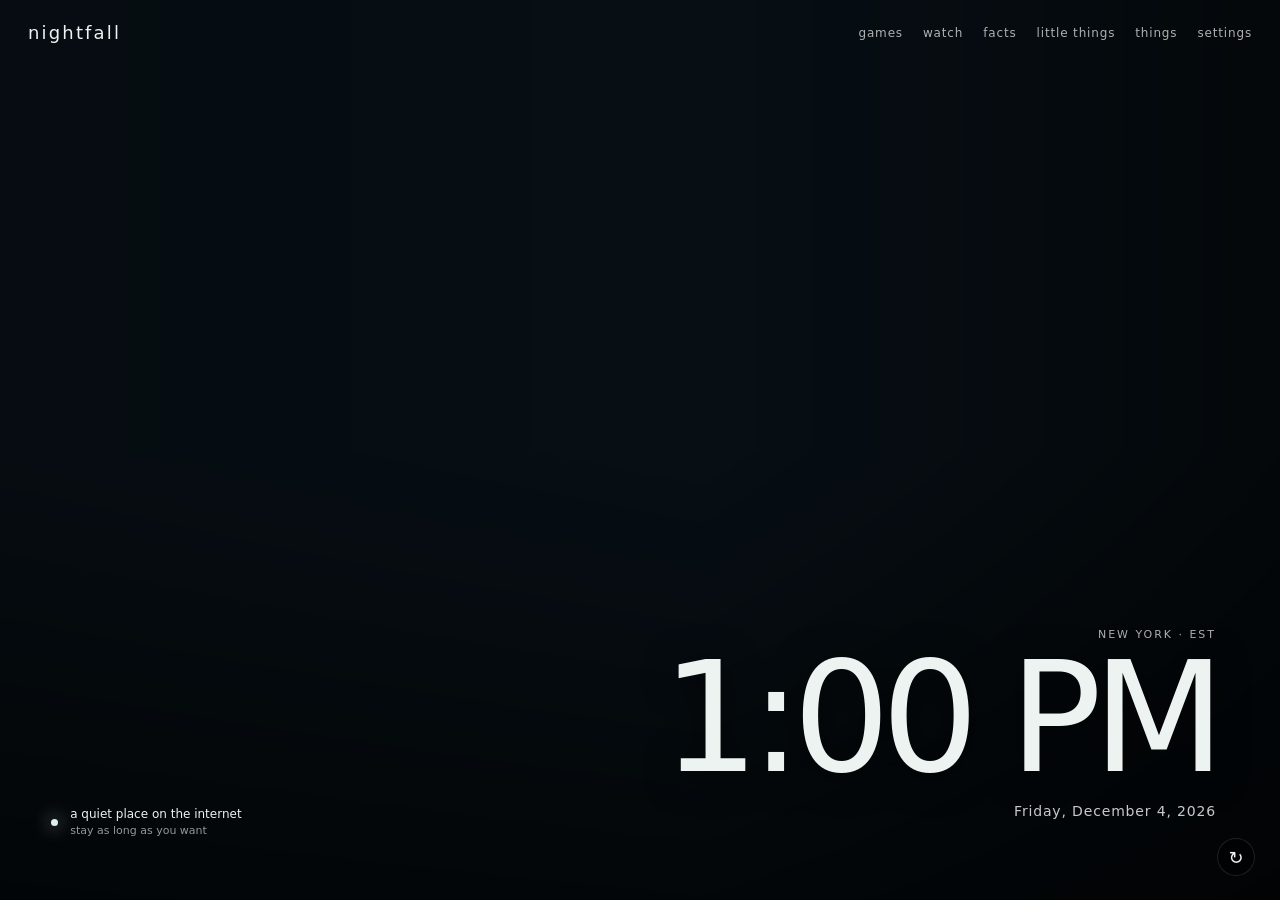
<file: index.html>
<!DOCTYPE html>
<html lang="en">
<head>
  <meta charset="UTF-8">
  <meta name="viewport" content="width=device-width, initial-scale=1.0">
  <title>Nightfall</title>
  <link rel="stylesheet" href="style.css">
</head>

<body class="home">

  <div id="scene" class="scene"></div>
  <div class="shade"></div>

  <header class="topbar">
    <a class="brand" href="index.html">nightfall</a>

    <nav>
      <a href="games.html">games</a>
      <a href="videos.html">watch</a>
      <a href="facts.html">facts</a>
      <a href="little.html">little things</a>
      <a href="things.html">things</a>
      <a href="settings.html">settings</a>
    </nav>
  </header>

  <main class="home-main">

    <section class="clock-wrap">
      <div class="eyebrow" id="tzLabel">
        NEW YORK · EASTERN TIME
      </div>

      <div class="clock" id="clock">--:--</div>

      <div class="date" id="date">
        loading...
      </div>
    </section>

    <section class="now-playing">
      <span class="dot"></span>

      <div>
        <strong id="homeLine">a quiet place on the internet</strong>
        <small id="homeHint">stay as long as you want</small>
      </div>
    </section>

    <button class="scene-btn" id="sceneBtn">↻</button>

  </main>

  <script src="script.js"></script>
</body>
</html>
</file>
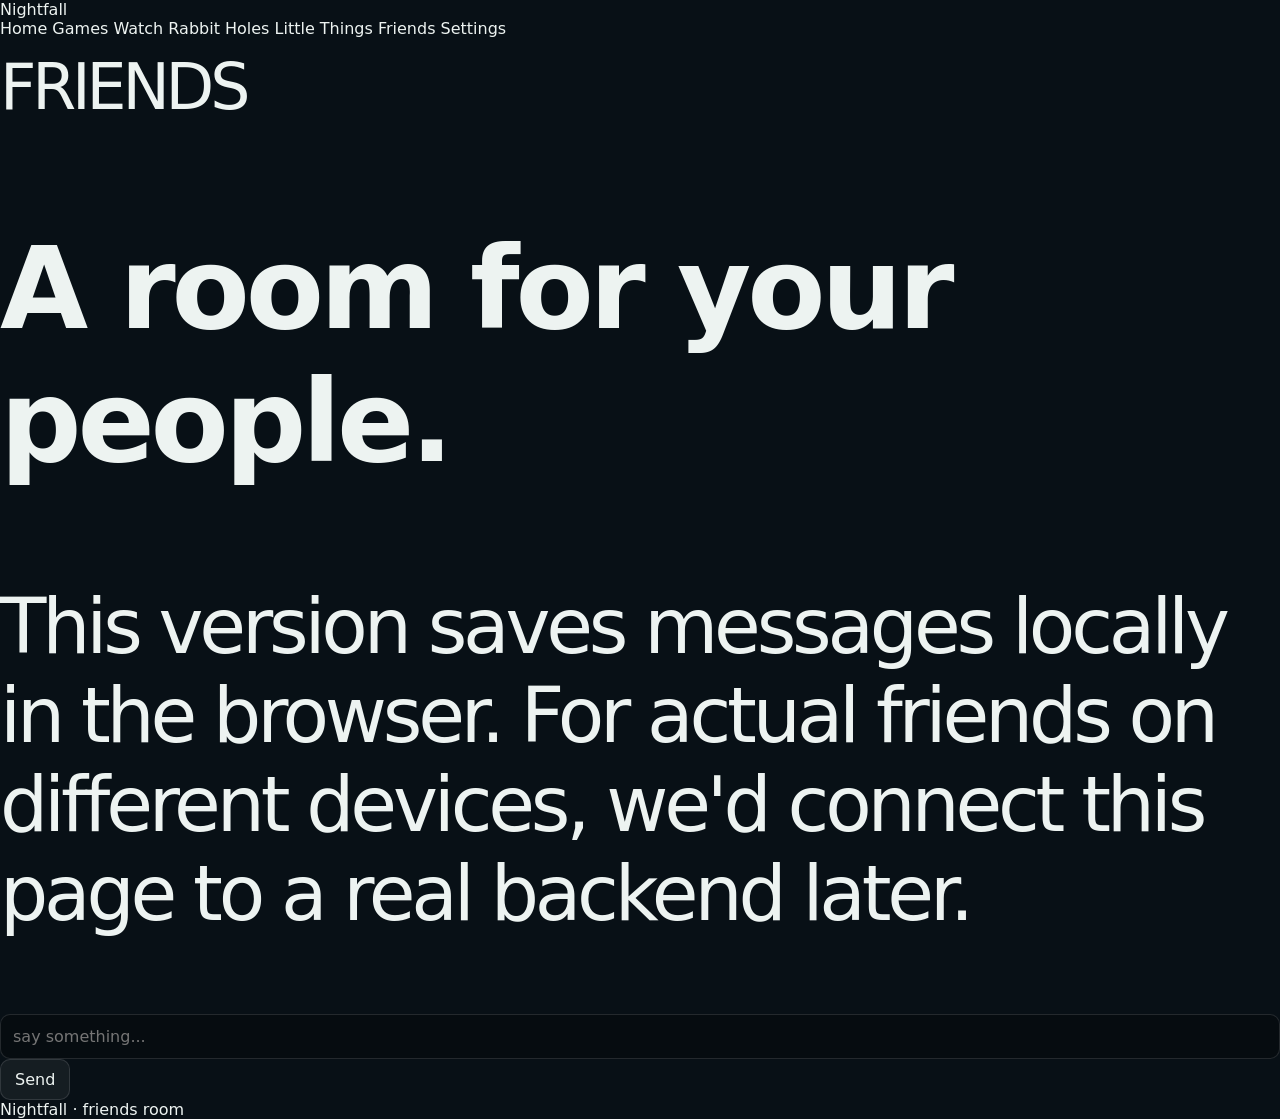
<file: chat.html>
<!doctype html>
<html lang="en">

<head>
<meta charset="utf-8">
<meta name="viewport" content="width=device-width,initial-scale=1">
<title>Nightfall — Friends</title>
<link rel="stylesheet" href="style.css">
</head>

<body>

<header>

<a class="logo" href="index.html">
Nightfall
</a>

<nav>
<a href="index.html">Home</a>
<a href="games.html">Games</a>
<a href="videos.html">Watch</a>
<a href="facts.html">Rabbit Holes</a>
<a href="little.html">Little Things</a>
<a href="chat.html">Friends</a>
<a href="settings.html">Settings</a>
</nav>

</header>

<main>

<section class="page-title">

<small>FRIENDS</small>

<h1>A room for your people.</h1>

<p>
This version saves messages locally in the browser.
For actual friends on different devices, we'd connect this
page to a real backend later.
</p>

</section>

<div id="chat" class="chat"></div>

<div class="chatrow">

<input
id="message"
placeholder="say something..."
>

<button class="btn" onclick="sendMessage()">
Send
</button>

</div>

</main>

<footer>Nightfall · friends room</footer>

<script src="script.js"></script>

<script>

let messages =
JSON.parse(
  localStorage.getItem("nightfall-chat") || "[]"
);


function renderChat() {

  const chat =
    document.getElementById("chat");

  chat.innerHTML =
    messages.map(message => `

      <div class="bubble ${message.me ? "me" : ""}">
        ${escapeHTML(message.text)}
      </div>

    `).join("");

  chat.scrollTop =
    chat.scrollHeight;
}


function escapeHTML(text) {

  const div =
    document.createElement("div");

  div.textContent = text;

  return div.innerHTML;
}


function sendMessage() {

  const input =
    document.getElementById("message");

  const text =
    input.value.trim();

  if (!text) return;

  messages.push({
    text,
    me: true
  });

  localStorage.setItem(
    "nightfall-chat",
    JSON.stringify(messages)
  );

  input.value = "";

  renderChat();
}


document
  .getElementById("message")
  .addEventListener("keydown", event => {

    if (event.key === "Enter") {
      sendMessage();
    }

  });


renderChat();

</script>

</body>
</html>
</file>
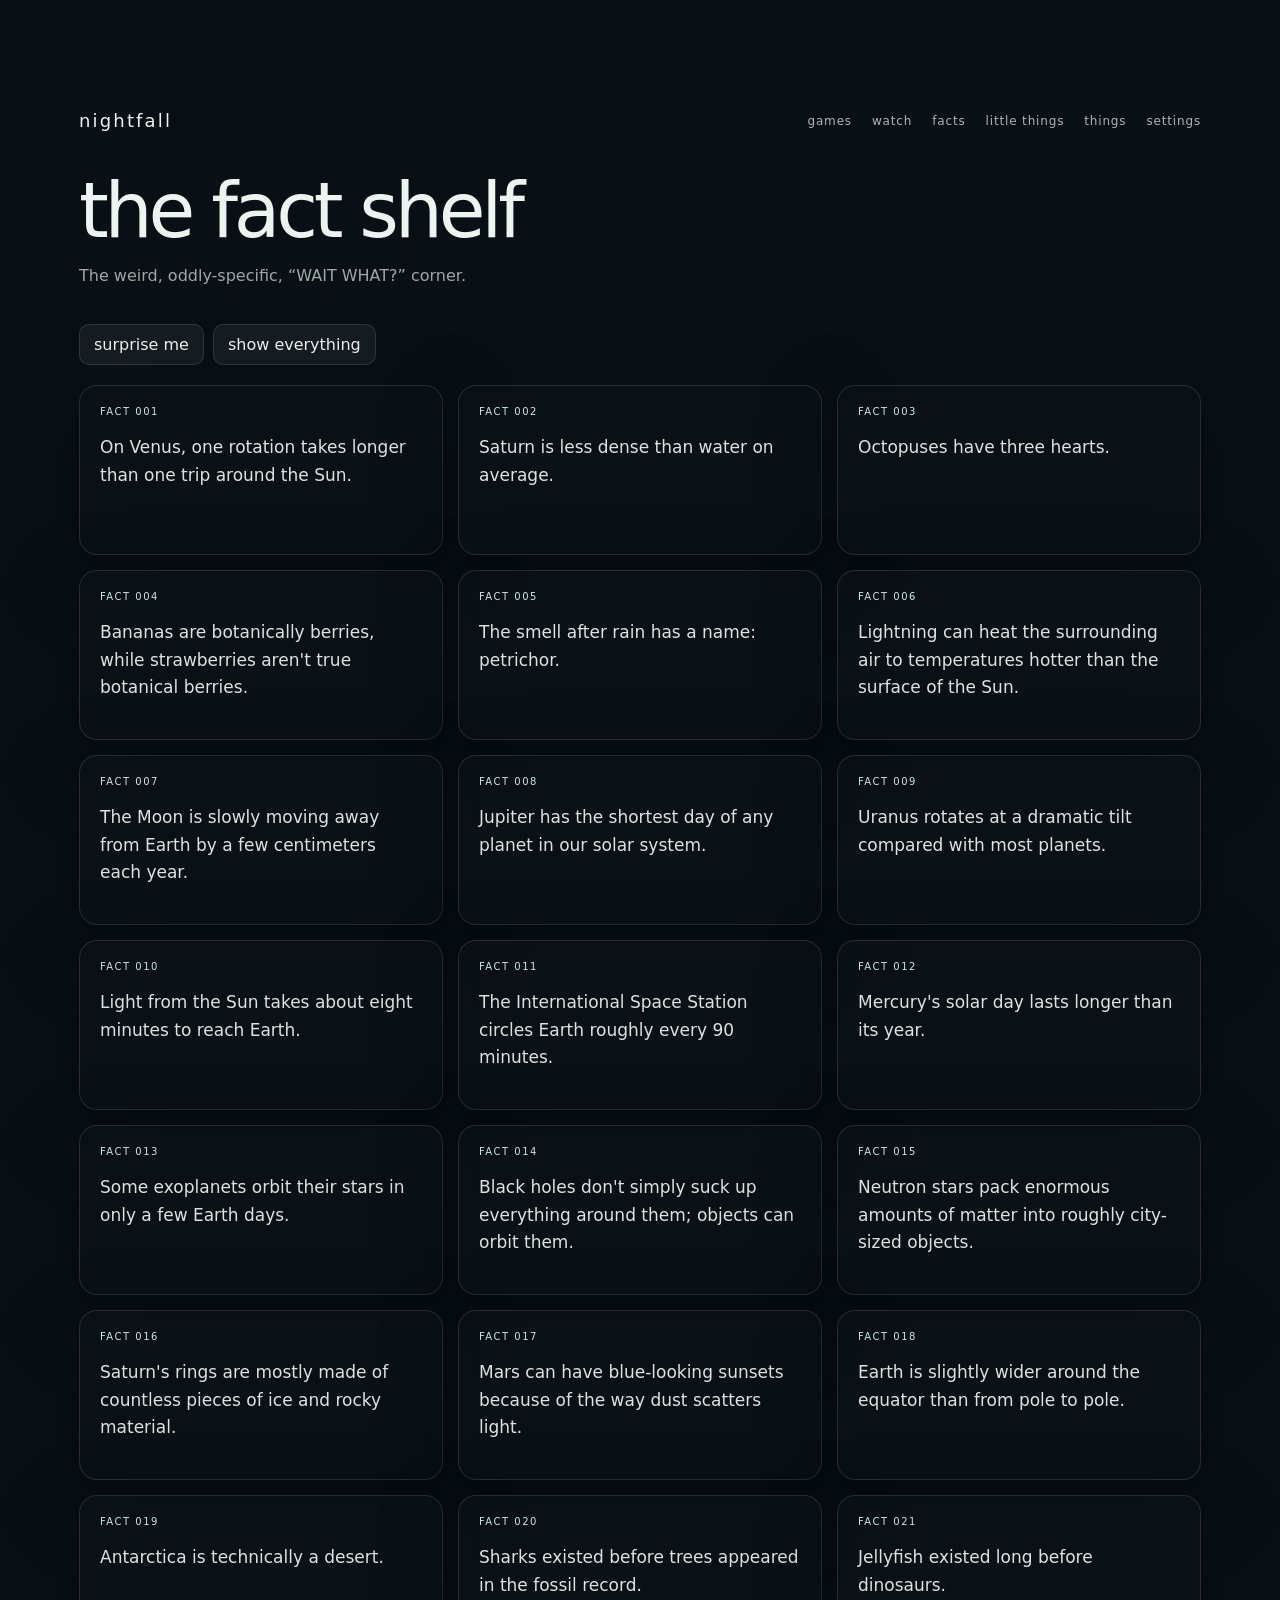
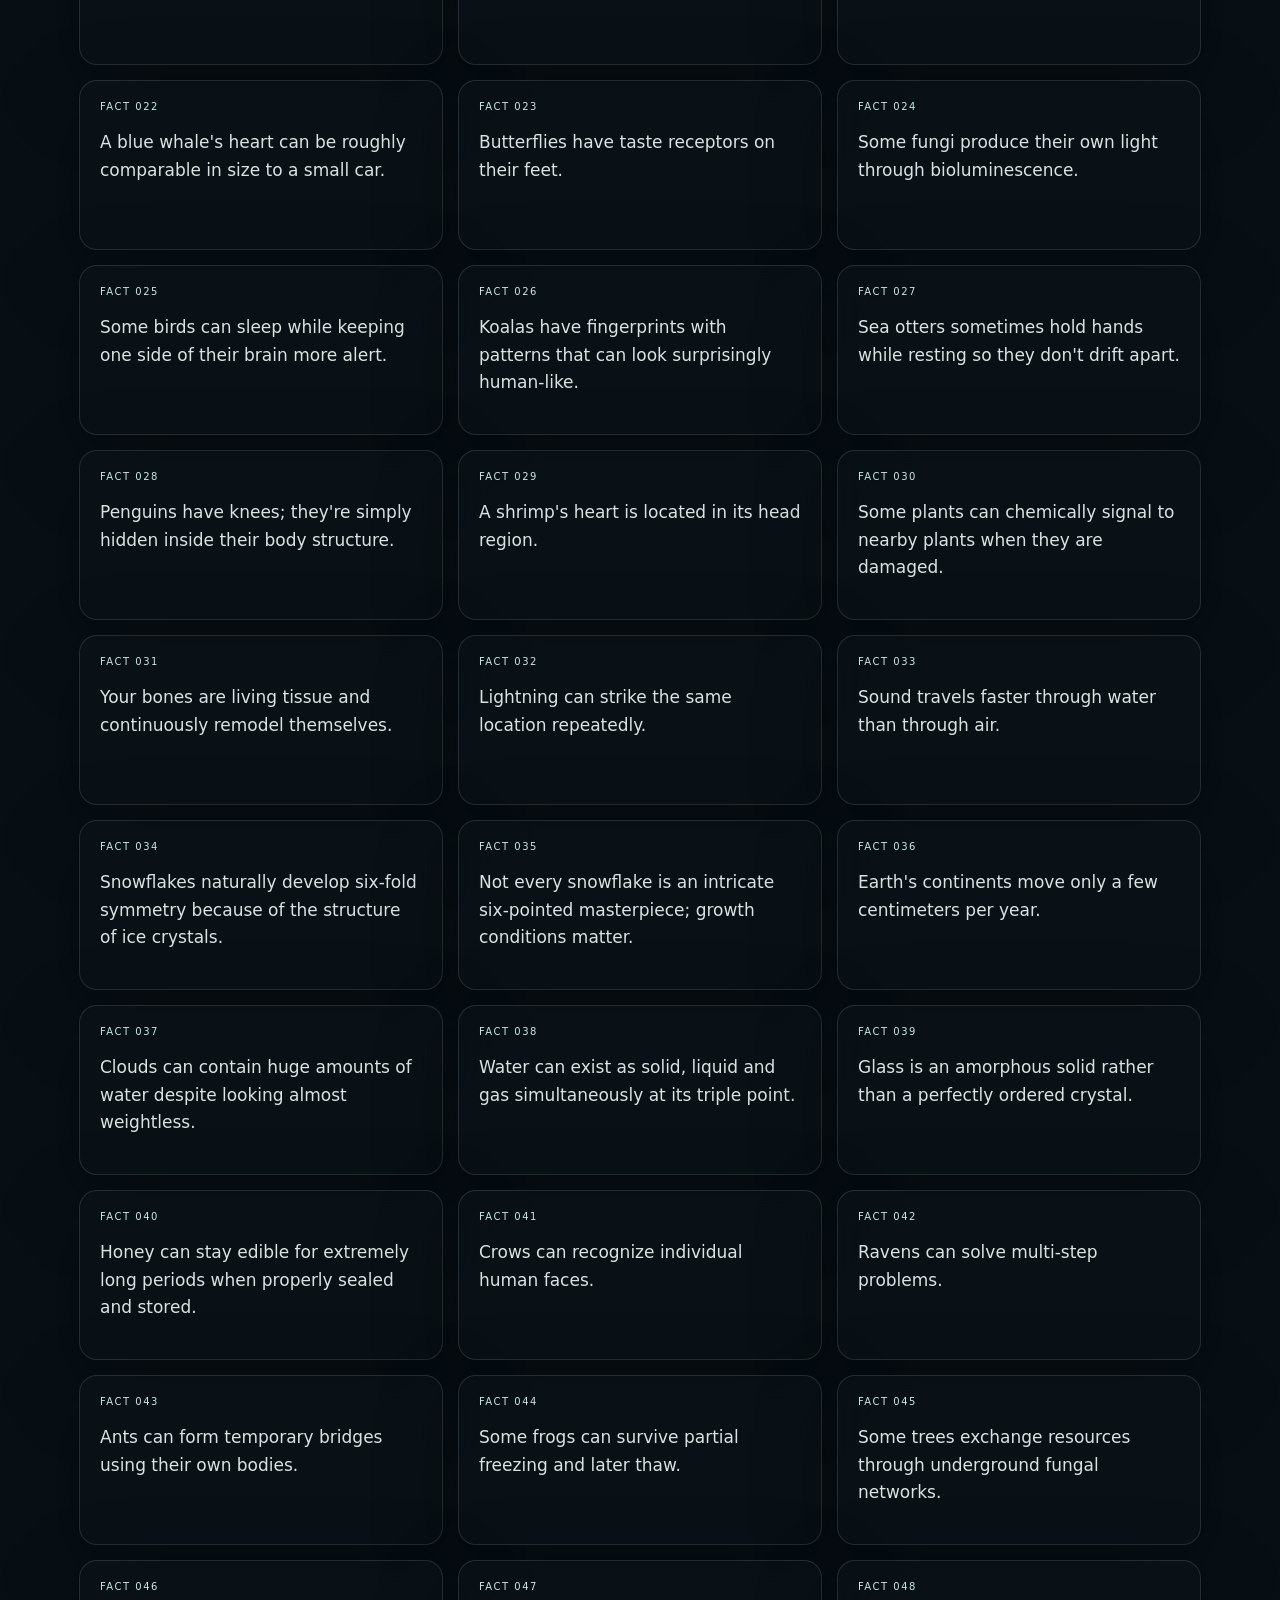
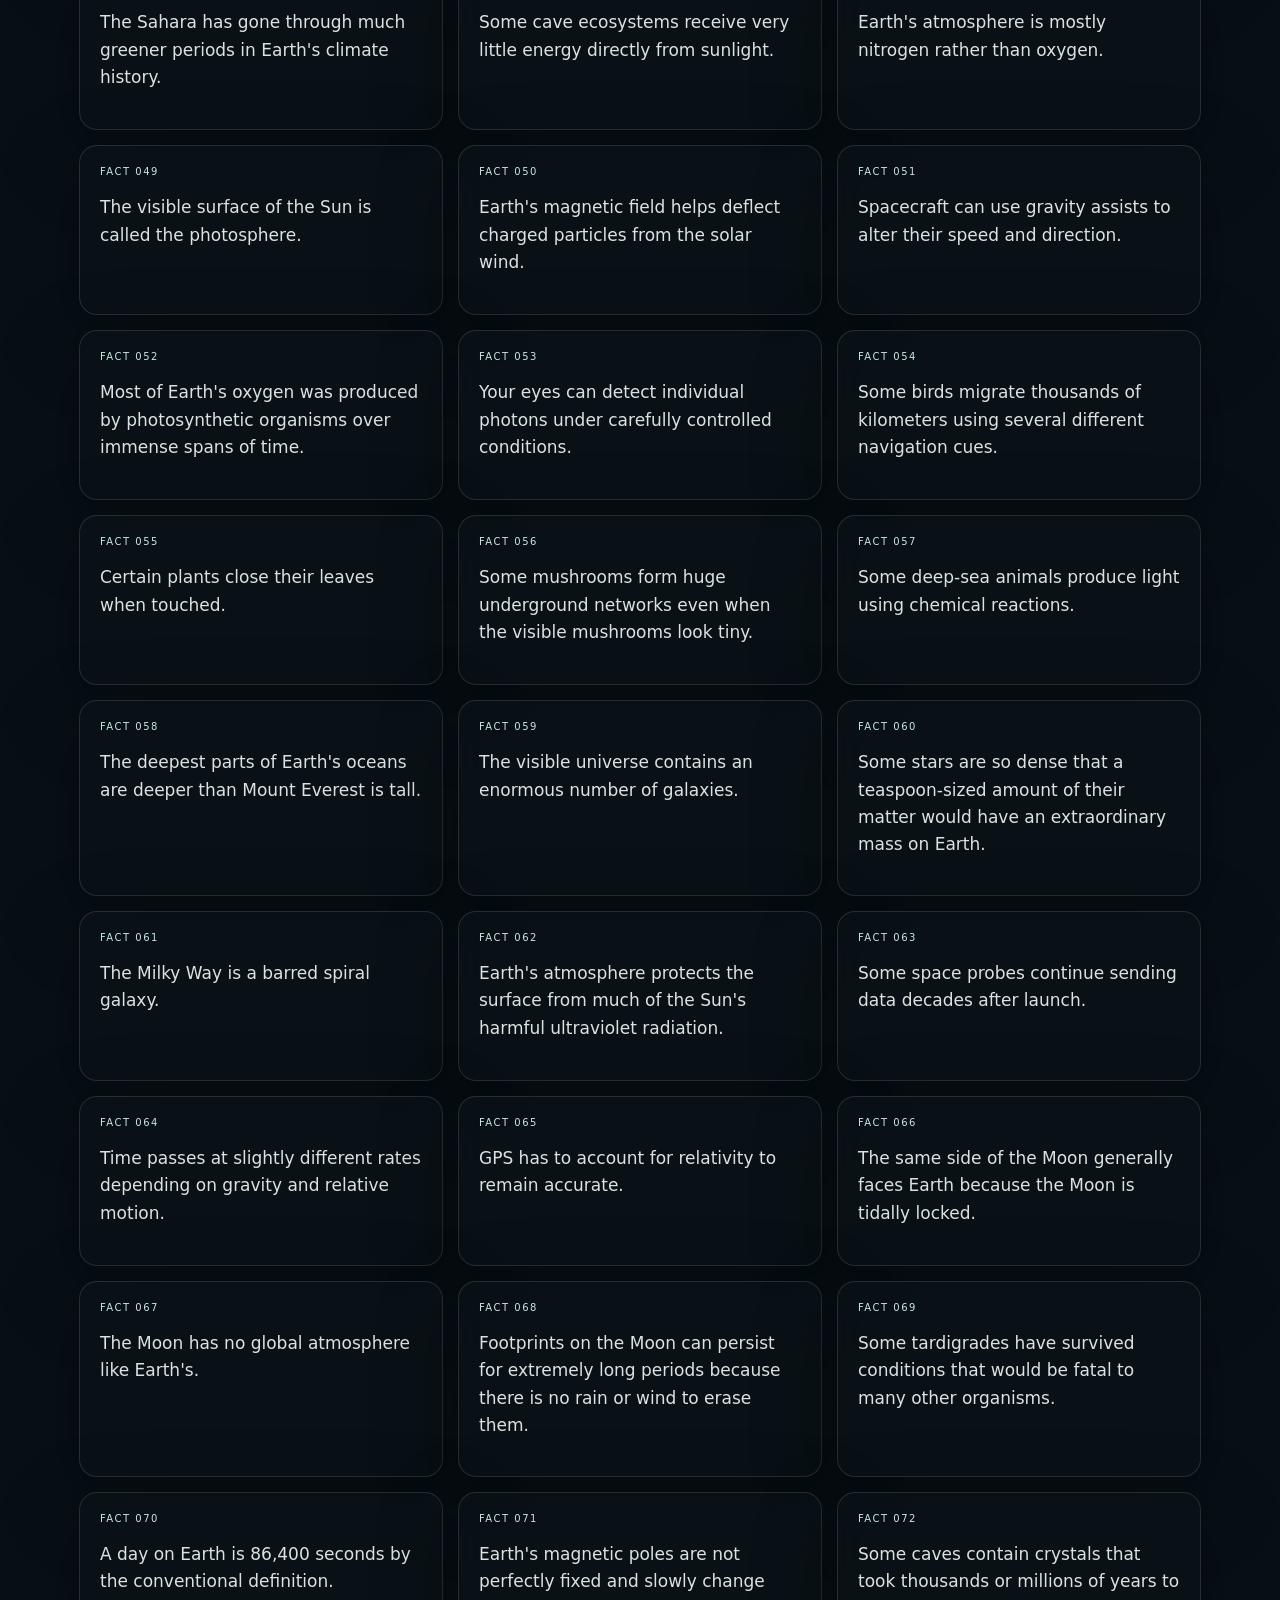
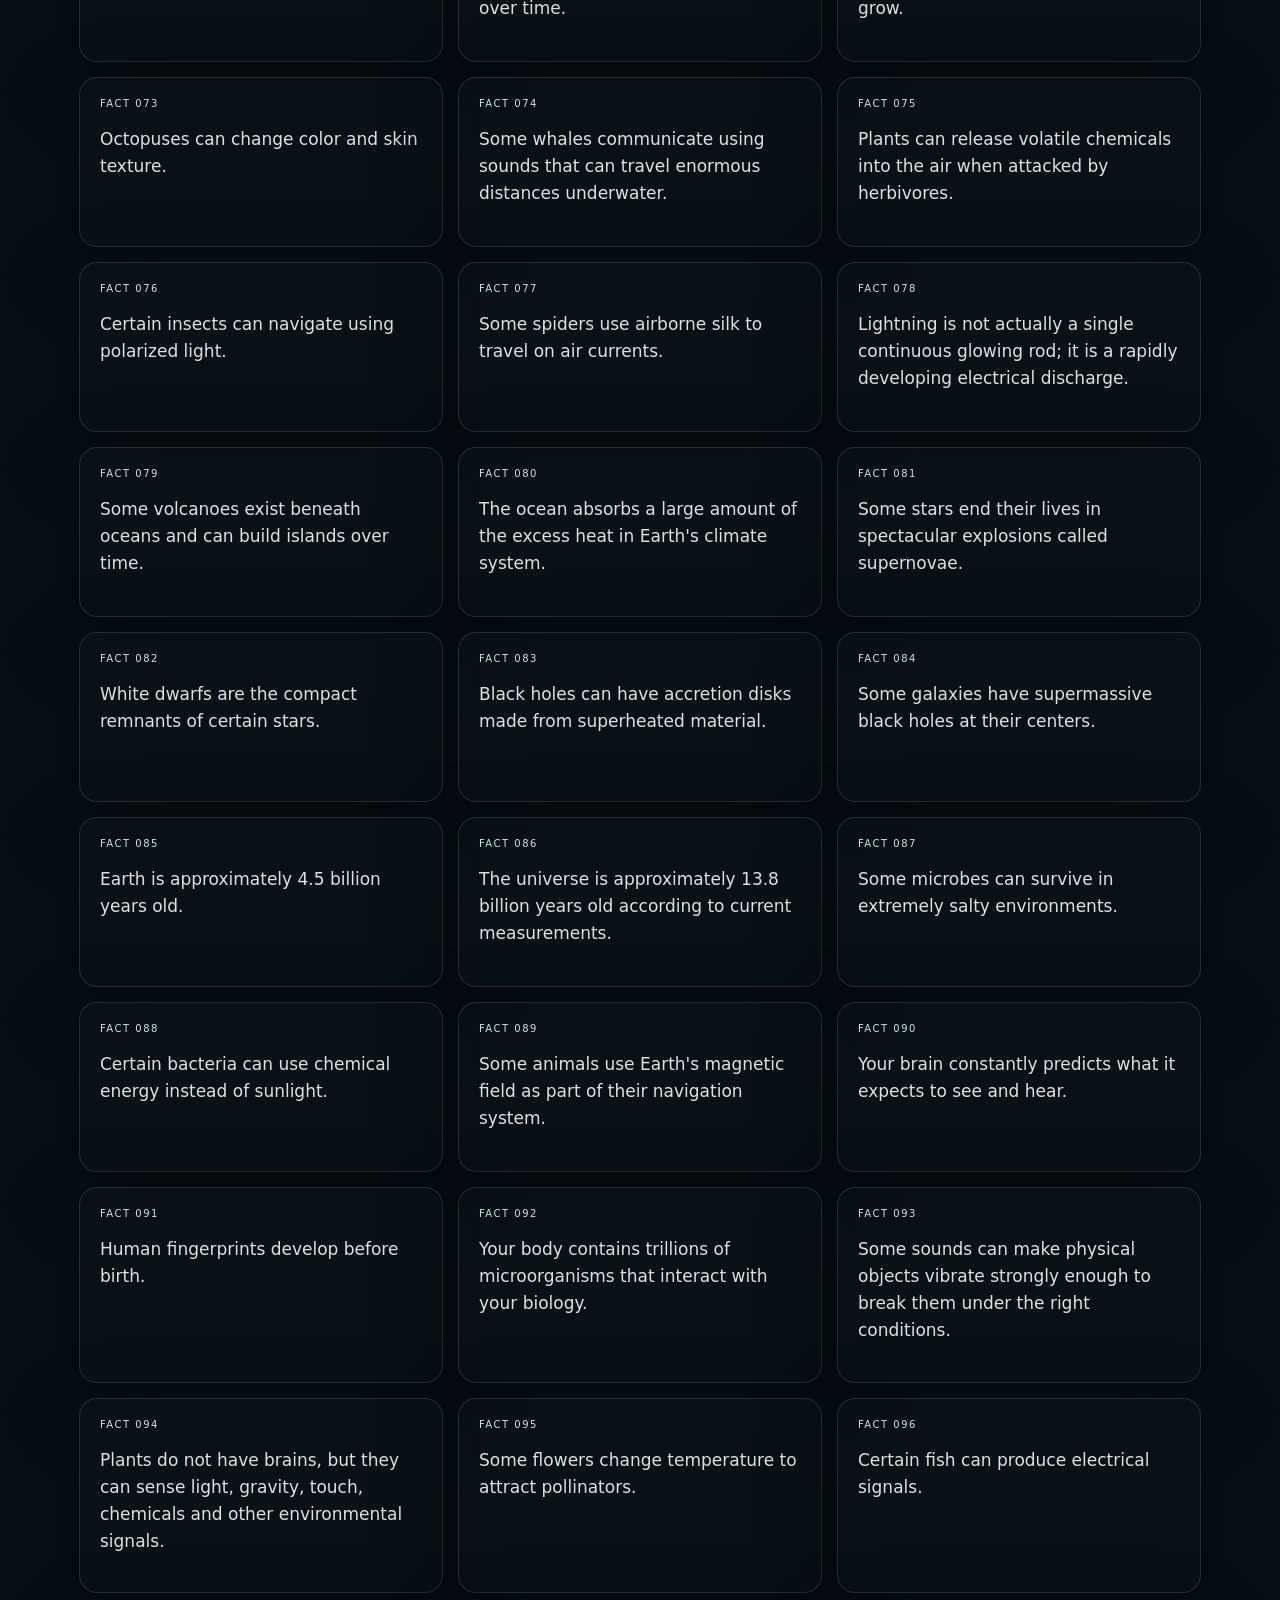
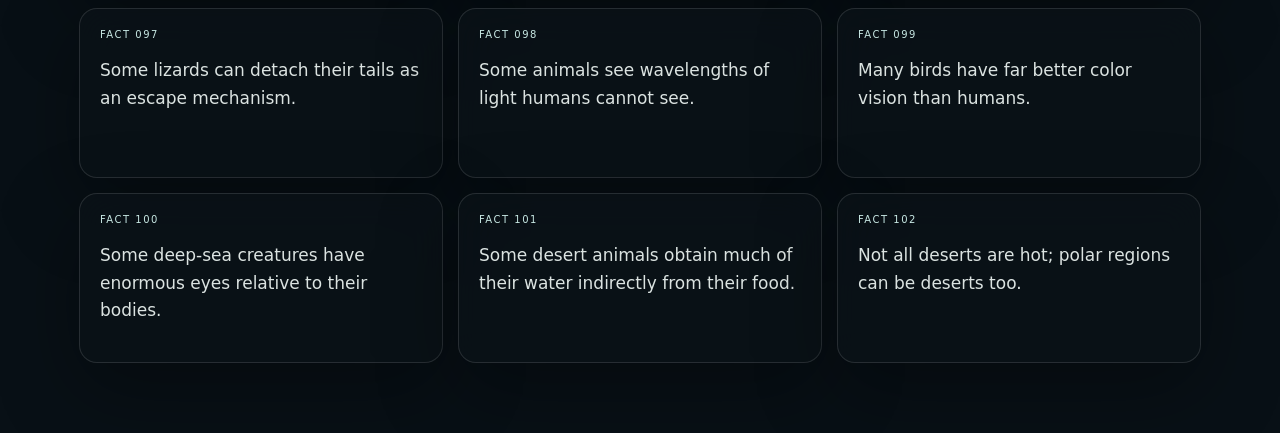
<file: facts.html>
<!DOCTYPE html>
<html lang="en">
<head>
<meta charset="UTF-8">
<meta name="viewport" content="width=device-width,initial-scale=1">
<title>Nightfall · Facts</title>
<link rel="stylesheet" href="style.css">
</head>

<body>

<div class="page">

<header class="topbar page-header">
  <a class="brand" href="index.html">nightfall</a>

  <nav>
    <a href="games.html">games</a>
    <a href="videos.html">watch</a>
    <a href="facts.html">facts</a>
    <a href="little.html">little things</a>
    <a href="things.html">things</a>
    <a href="settings.html">settings</a>
  </nav>
</header>

<h1 class="page-title">the fact shelf</h1>

<p class="sub">
The weird, oddly-specific, “WAIT WHAT?” corner.
</p>

<div class="row" style="margin-bottom:20px">
  <button id="randomFact">surprise me</button>
  <button id="allFacts">show everything</button>
</div>

<div id="facts" class="grid"></div>

</div>

<script src="script.js"></script>

<script>

const facts = [

"On Venus, one rotation takes longer than one trip around the Sun.",
"Saturn is less dense than water on average.",
"Octopuses have three hearts.",
"Bananas are botanically berries, while strawberries aren't true botanical berries.",
"The smell after rain has a name: petrichor.",
"Lightning can heat the surrounding air to temperatures hotter than the surface of the Sun.",
"The Moon is slowly moving away from Earth by a few centimeters each year.",
"Jupiter has the shortest day of any planet in our solar system.",
"Uranus rotates at a dramatic tilt compared with most planets.",
"Light from the Sun takes about eight minutes to reach Earth.",
"The International Space Station circles Earth roughly every 90 minutes.",
"Mercury's solar day lasts longer than its year.",
"Some exoplanets orbit their stars in only a few Earth days.",
"Black holes don't simply suck up everything around them; objects can orbit them.",
"Neutron stars pack enormous amounts of matter into roughly city-sized objects.",
"Saturn's rings are mostly made of countless pieces of ice and rocky material.",
"Mars can have blue-looking sunsets because of the way dust scatters light.",
"Earth is slightly wider around the equator than from pole to pole.",
"Antarctica is technically a desert.",
"Sharks existed before trees appeared in the fossil record.",
"Jellyfish existed long before dinosaurs.",
"A blue whale's heart can be roughly comparable in size to a small car.",
"Butterflies have taste receptors on their feet.",
"Some fungi produce their own light through bioluminescence.",
"Some birds can sleep while keeping one side of their brain more alert.",
"Koalas have fingerprints with patterns that can look surprisingly human-like.",
"Sea otters sometimes hold hands while resting so they don't drift apart.",
"Penguins have knees; they're simply hidden inside their body structure.",
"A shrimp's heart is located in its head region.",
"Some plants can chemically signal to nearby plants when they are damaged.",
"Your bones are living tissue and continuously remodel themselves.",
"Lightning can strike the same location repeatedly.",
"Sound travels faster through water than through air.",
"Snowflakes naturally develop six-fold symmetry because of the structure of ice crystals.",
"Not every snowflake is an intricate six-pointed masterpiece; growth conditions matter.",
"Earth's continents move only a few centimeters per year.",
"Clouds can contain huge amounts of water despite looking almost weightless.",
"Water can exist as solid, liquid and gas simultaneously at its triple point.",
"Glass is an amorphous solid rather than a perfectly ordered crystal.",
"Honey can stay edible for extremely long periods when properly sealed and stored.",
"Crows can recognize individual human faces.",
"Ravens can solve multi-step problems.",
"Ants can form temporary bridges using their own bodies.",
"Some frogs can survive partial freezing and later thaw.",
"Some trees exchange resources through underground fungal networks.",
"The Sahara has gone through much greener periods in Earth's climate history.",
"Some cave ecosystems receive very little energy directly from sunlight.",
"Earth's atmosphere is mostly nitrogen rather than oxygen.",
"The visible surface of the Sun is called the photosphere.",
"Earth's magnetic field helps deflect charged particles from the solar wind.",
"Spacecraft can use gravity assists to alter their speed and direction.",
"Most of Earth's oxygen was produced by photosynthetic organisms over immense spans of time.",
"Your eyes can detect individual photons under carefully controlled conditions.",
"Some birds migrate thousands of kilometers using several different navigation cues.",
"Certain plants close their leaves when touched.",
"Some mushrooms form huge underground networks even when the visible mushrooms look tiny.",
"Some deep-sea animals produce light using chemical reactions.",
"The deepest parts of Earth's oceans are deeper than Mount Everest is tall.",
"The visible universe contains an enormous number of galaxies.",
"Some stars are so dense that a teaspoon-sized amount of their matter would have an extraordinary mass on Earth.",
"The Milky Way is a barred spiral galaxy.",
"Earth's atmosphere protects the surface from much of the Sun's harmful ultraviolet radiation.",
"Some space probes continue sending data decades after launch.",
"Time passes at slightly different rates depending on gravity and relative motion.",
"GPS has to account for relativity to remain accurate.",
"The same side of the Moon generally faces Earth because the Moon is tidally locked.",
"The Moon has no global atmosphere like Earth's.",
"Footprints on the Moon can persist for extremely long periods because there is no rain or wind to erase them.",
"Some tardigrades have survived conditions that would be fatal to many other organisms.",
"A day on Earth is 86,400 seconds by the conventional definition.",
"Earth's magnetic poles are not perfectly fixed and slowly change over time.",
"Some caves contain crystals that took thousands or millions of years to grow.",
"Octopuses can change color and skin texture.",
"Some whales communicate using sounds that can travel enormous distances underwater.",
"Plants can release volatile chemicals into the air when attacked by herbivores.",
"Certain insects can navigate using polarized light.",
"Some spiders use airborne silk to travel on air currents.",
"Lightning is not actually a single continuous glowing rod; it is a rapidly developing electrical discharge.",
"Some volcanoes exist beneath oceans and can build islands over time.",
"The ocean absorbs a large amount of the excess heat in Earth's climate system.",
"Some stars end their lives in spectacular explosions called supernovae.",
"White dwarfs are the compact remnants of certain stars.",
"Black holes can have accretion disks made from superheated material.",
"Some galaxies have supermassive black holes at their centers.",
"Earth is approximately 4.5 billion years old.",
"The universe is approximately 13.8 billion years old according to current measurements.",
"Some microbes can survive in extremely salty environments.",
"Certain bacteria can use chemical energy instead of sunlight.",
"Some animals use Earth's magnetic field as part of their navigation system.",
"Your brain constantly predicts what it expects to see and hear.",
"Human fingerprints develop before birth.",
"Your body contains trillions of microorganisms that interact with your biology.",
"Some sounds can make physical objects vibrate strongly enough to break them under the right conditions.",
"Plants do not have brains, but they can sense light, gravity, touch, chemicals and other environmental signals.",
"Some flowers change temperature to attract pollinators.",
"Certain fish can produce electrical signals.",
"Some lizards can detach their tails as an escape mechanism.",
"Some animals see wavelengths of light humans cannot see.",
"Many birds have far better color vision than humans.",
"Some deep-sea creatures have enormous eyes relative to their bodies.",
"Some desert animals obtain much of their water indirectly from their food.",
"Not all deserts are hot; polar regions can be deserts too."

];

const container =
  document.getElementById("facts");

function renderFacts(list) {

  container.innerHTML = "";

  list.forEach((fact,index) => {

    const article =
      document.createElement("article");

    article.className="panel fact";

    article.innerHTML=`
      <div class="fact-number">
        FACT ${String(index+1).padStart(3,"0")}
      </div>

      <p>${fact}</p>
    `;

    container.appendChild(article);

  });

}

document
  .getElementById("randomFact")
  .onclick=()=>{

    const fact =
      facts[
        Math.floor(
          Math.random()*facts.length
        )
      ];

    renderFacts([fact]);

    window.scrollTo({
      top:160,
      behavior:"smooth"
    });

  };

document
  .getElementById("allFacts")
  .onclick=()=>renderFacts(facts);

renderFacts(facts);

</script>

</body>
</html>
</file>
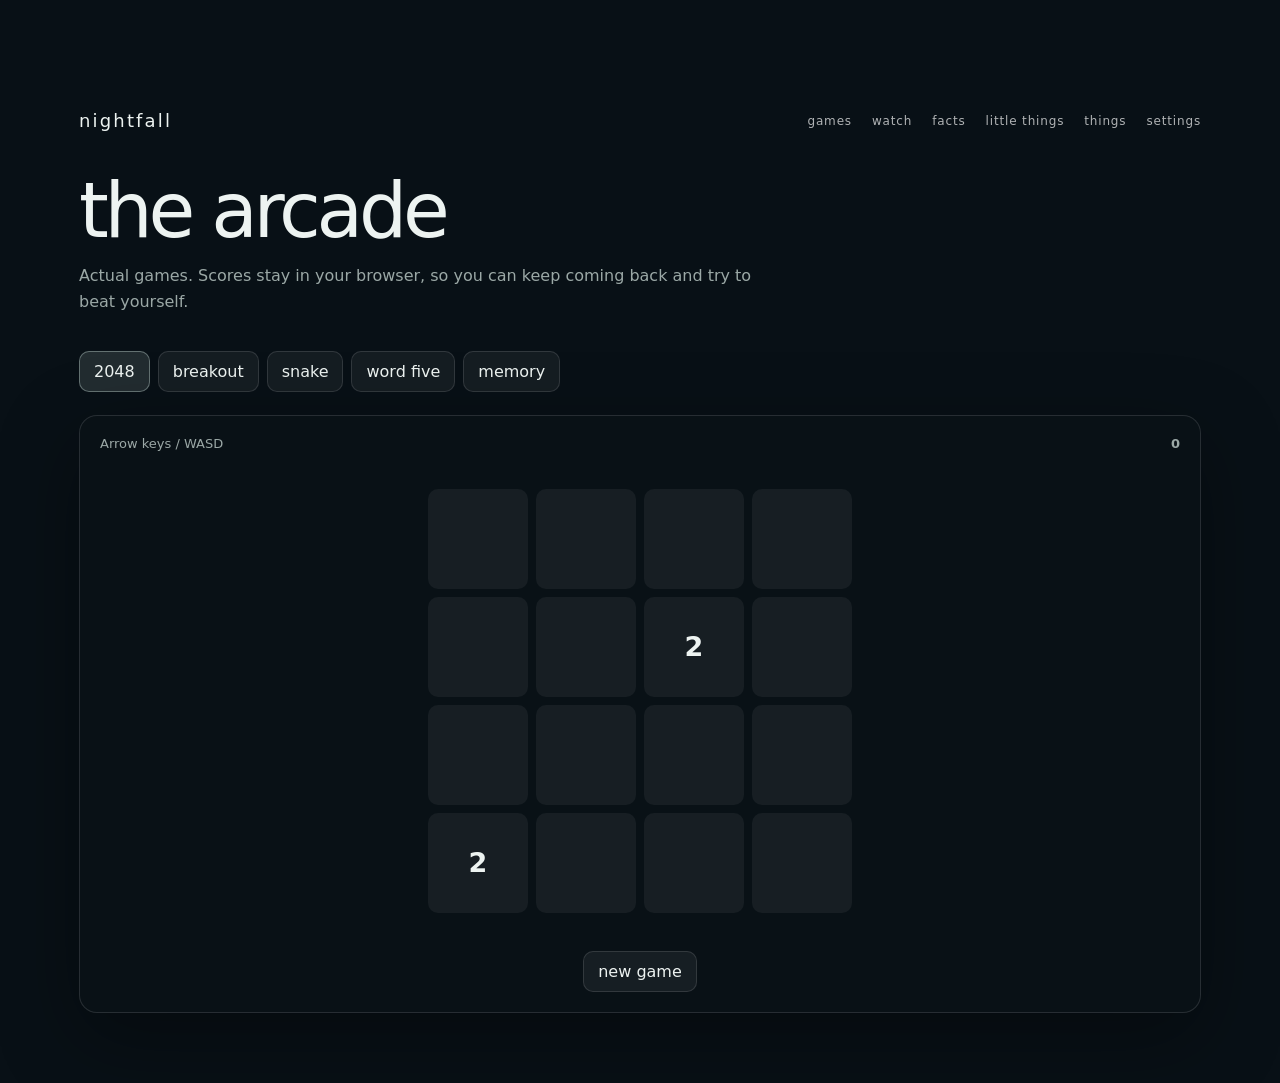
<file: games.html>
<!DOCTYPE html>
<html lang="en">
<head>
<meta charset="UTF-8">
<meta name="viewport" content="width=device-width,initial-scale=1">
<title>Nightfall · Games</title>
<link rel="stylesheet" href="style.css">
</head>

<body>

<div class="page">

<header class="topbar page-header">
  <a class="brand" href="index.html">nightfall</a>

  <nav>
    <a href="games.html">games</a>
    <a href="videos.html">watch</a>
    <a href="facts.html">facts</a>
    <a href="little.html">little things</a>
    <a href="things.html">things</a>
    <a href="settings.html">settings</a>
  </nav>
</header>

<h1 class="page-title">the arcade</h1>

<p class="sub">
Actual games. Scores stay in your browser, so you can keep coming back
and try to beat yourself.
</p>

<div class="game-tabs">
  <button class="active" data-game="g2048">2048</button>
  <button data-game="gbreak">breakout</button>
  <button data-game="gsnake">snake</button>
  <button data-game="gword">word five</button>
  <button data-game="gmemory">memory</button>
</div>


<!-- 2048 -->

<section class="panel game active" id="g2048">

<div class="scorebar">
  <span>Arrow keys / WASD</span>
  <strong id="score2048">0</strong>
</div>

<div id="board2048"></div>

<div class="row" style="justify-content:center">
  <button id="new2048">new game</button>
</div>

</section>


<!-- BREAKOUT -->

<section class="panel game" id="gbreak">

<div class="scorebar">
  <span>← → or mouse</span>
  <strong id="breakScore">0</strong>
</div>

<div class="game-stage canvas-wrap">
  <canvas id="breakCanvas" width="700" height="400"></canvas>
</div>

<div class="row">
  <button id="breakStart">start / restart</button>
</div>

</section>


<!-- SNAKE -->

<section class="panel game" id="gsnake">

<div class="scorebar">
  <span>Arrow keys / WASD</span>
  <strong id="snakeScore">0</strong>
</div>

<div class="game-stage canvas-wrap">
  <canvas id="snakeCanvas" width="420" height="420"></canvas>
</div>

<div class="row">
  <button id="snakeStart">start / restart</button>
</div>

</section>


<!-- WORD -->

<section class="panel game" id="gword">

<div class="scorebar">
  <span>Guess the five-letter word</span>
  <strong id="wordScore">0</strong>
</div>

<div id="words" class="words"></div>

<div class="row" style="max-width:350px;margin:auto">
  <input id="wordInput" maxlength="5" placeholder="type a word">
  <button id="wordGuess">guess</button>
  <button id="wordNew">new</button>
</div>

<p id="wordMsg" class="tiny" style="text-align:center"></p>

</section>


<!-- MEMORY -->

<section class="panel game" id="gmemory">

<div class="scorebar">
  <span>Find every pair</span>
  <strong id="memMoves">0 moves</strong>
</div>

<div id="memory" class="memory"></div>

<div class="row" style="justify-content:center">
  <button id="memNew">shuffle</button>
</div>

</section>

</div>

<script src="script.js"></script>

<script>

/* GAME TABS */

document.querySelectorAll(".game-tabs button").forEach(button => {

  button.addEventListener("click", () => {

    document
      .querySelectorAll(".game-tabs button")
      .forEach(x => x.classList.remove("active"));

    document
      .querySelectorAll(".game")
      .forEach(x => x.classList.remove("active"));

    button.classList.add("active");

    document
      .getElementById(button.dataset.game)
      .classList.add("active");

  });

});


/* =========================
   2048
========================= */

let grid = [];
let score = 0;

function emptyGrid() {
  return [
    [0,0,0,0],
    [0,0,0,0],
    [0,0,0,0],
    [0,0,0,0]
  ];
}

function spawn2048() {

  const empty = [];

  grid.forEach((row,y) => {

    row.forEach((value,x) => {

      if (!value) {
        empty.push([y,x]);
      }

    });

  });

  if (!empty.length) return;

  const [y,x] =
    empty[Math.floor(Math.random() * empty.length)];

  grid[y][x] =
    Math.random() < .9 ? 2 : 4;
}

function draw2048() {

  const board =
    document.getElementById("board2048");

  board.innerHTML = "";

  grid.flat().forEach(value => {

    const tile =
      document.createElement("div");

    tile.className = "tile";
    tile.textContent = value || "";

    board.appendChild(tile);

  });

  document.getElementById("score2048").textContent = score;
}

function slide(row) {

  row = row.filter(Boolean);

  for (let i = 0; i < row.length - 1; i++) {

    if (row[i] === row[i + 1]) {

      row[i] *= 2;
      score += row[i];

      row[i + 1] = 0;
    }

  }

  row = row.filter(Boolean);

  while (row.length < 4) {
    row.push(0);
  }

  return row;
}

function move2048(direction) {

  const old =
    JSON.stringify(grid);

  if (direction === "left") {
    grid = grid.map(slide);
  }

  if (direction === "right") {

    grid =
      grid.map(row =>
        slide([...row].reverse()).reverse()
      );

  }

  if (direction === "up") {

    for (let x=0;x<4;x++) {

      let column =
        grid.map(row => row[x]);

      column = slide(column);

      for (let y=0;y<4;y++) {
        grid[y][x] = column[y];
      }

    }

  }

  if (direction === "down") {

    for (let x=0;x<4;x++) {

      let column =
        grid.map(row => row[x]).reverse();

      column =
        slide(column).reverse();

      for (let y=0;y<4;y++) {
        grid[y][x] = column[y];
      }

    }

  }

  if (old !== JSON.stringify(grid)) {

    spawn2048();
    draw2048();

  }

}

function new2048() {

  grid = emptyGrid();
  score = 0;

  spawn2048();
  spawn2048();

  draw2048();
}

new2048();

document
  .getElementById("new2048")
  .onclick = new2048;


document.addEventListener("keydown", event => {

  const keys = {
    ArrowLeft:"left",
    a:"left",

    ArrowRight:"right",
    d:"right",

    ArrowUp:"up",
    w:"up",

    ArrowDown:"down",
    s:"down"
  };

  const direction =
    keys[event.key];

  if (direction) {
    move2048(direction);
  }

});


/* =========================
   BREAKOUT
========================= */

const breakCanvas =
  document.getElementById("breakCanvas");

const bx =
  breakCanvas.getContext("2d");

let breakout = null;

function startBreakout() {

  breakout = {

    x:350,
    y:345,

    vx:4,
    vy:-4,

    paddle:300,

    score:0,

    blocks:
      Array.from(
        {length:5},
        (_,row) =>
          Array.from(
            {length:9},
            (_,col) => ({
              x:30 + col * 71,
              y:35 + row * 25,
              alive:true
            })
          )
      )

  };

  requestAnimationFrame(breakoutLoop);
}

function breakoutLoop() {

  if (!breakout) return;

  bx.clearRect(
    0,
    0,
    700,
    400
  );

  bx.fillStyle="#dce9e6";

  bx.fillRect(
    breakout.paddle,
    375,
    100,
    8
  );

  breakout.blocks
    .flat()
    .forEach(block => {

      if (!block.alive) return;

      bx.fillStyle="#668b85";

      bx.fillRect(
        block.x,
        block.y,
        62,
        17
      );

    });

  bx.beginPath();

  bx.arc(
    breakout.x,
    breakout.y,
    6,
    0,
    Math.PI * 2
  );

  bx.fillStyle="#fff";
  bx.fill();

  breakout.x += breakout.vx;
  breakout.y += breakout.vy;

  if (
    breakout.x < 6 ||
    breakout.x > 694
  ) {
    breakout.vx *= -1;
  }

  if (breakout.y < 6) {
    breakout.vy *= -1;
  }

  if (
    breakout.y > 367 &&
    breakout.x > breakout.paddle &&
    breakout.x < breakout.paddle + 100
  ) {
    breakout.vy = -Math.abs(breakout.vy);
  }

  for (const block of breakout.blocks.flat()) {

    if (
      block.alive &&
      breakout.x > block.x &&
      breakout.x < block.x + 62 &&
      breakout.y > block.y &&
      breakout.y < block.y + 17
    ) {

      block.alive = false;
      breakout.vy *= -1;
      breakout.score++;

      document.getElementById(
        "breakScore"
      ).textContent =
        breakout.score;
    }

  }

  if (breakout.y > 410) {
    breakout = null;
    return;
  }

  requestAnimationFrame(breakoutLoop);
}

document
  .getElementById("breakStart")
  .onclick = startBreakout;


document.addEventListener("keydown", event => {

  if (!breakout) return;

  if (event.key === "ArrowLeft") {
    breakout.paddle =
      Math.max(
        0,
        breakout.paddle - 30
      );
  }

  if (event.key === "ArrowRight") {
    breakout.paddle =
      Math.min(
        600,
        breakout.paddle + 30
      );
  }

});


/* =========================
   SNAKE
========================= */

const snakeCanvas =
  document.getElementById("snakeCanvas");

const sx =
  snakeCanvas.getContext("2d");

let snake = null;

function startSnake() {

  snake = {

    body:[
      [10,10],
      [9,10],
      [8,10]
    ],

    direction:[1,0],
    next:[1,0],

    food:[
      15,
      15
    ],

    score:0

  };

  snakeLoop();
}

function snakeLoop() {

  if (!snake) return;

  snake.direction =
    snake.next;

  const head = [

    snake.body[0][0] +
      snake.direction[0],

    snake.body[0][1] +
      snake.direction[1]

  ];

  if (
    head[0] < 0 ||
    head[0] >= 21 ||
    head[1] < 0 ||
    head[1] >= 21 ||
    snake.body.some(
      part =>
        part[0] === head[0] &&
        part[1] === head[1]
    )
  ) {

    snake = null;
    return;

  }

  snake.body.unshift(head);

  if (
    head[0] === snake.food[0] &&
    head[1] === snake.food[1]
  ) {

    snake.score++;

    document.getElementById(
      "snakeScore"
    ).textContent =
      snake.score;

    do {

      snake.food = [
        Math.floor(Math.random()*21),
        Math.floor(Math.random()*21)
      ];

    } while (
      snake.body.some(
        part =>
          part[0] === snake.food[0] &&
          part[1] === snake.food[1]
      )
    );

  } else {

    snake.body.pop();

  }

  sx.clearRect(
    0,
    0,
    420,
    420
  );

  sx.fillStyle="#091418";

  sx.fillRect(
    0,
    0,
    420,
    420
  );

  sx.fillStyle="#dceeea";

  sx.fillRect(
    snake.food[1]*20,
    snake.food[0]*20,
    19,
    19
  );

  snake.body.forEach((part,index) => {

    sx.fillStyle =
      index === 0
        ? "#edf5f2"
        : "#648c86";

    sx.fillRect(
      part[1]*20,
      part[0]*20,
      19,
      19
    );

  });

  setTimeout(
    snakeLoop,
    95
  );
}

document
  .getElementById("snakeStart")
  .onclick = startSnake;


document.addEventListener("keydown", event => {

  if (!snake) return;

  const directions = {

    ArrowUp:[-1,0],
    w:[-1,0],

    ArrowDown:[1,0],
    s:[1,0],

    ArrowLeft:[0,-1],
    a:[0,-1],

    ArrowRight:[0,1],
    d:[0,1]

  };

  const next =
    directions[event.key];

  if (!next) return;

  if (
    next[0] === -snake.direction[0] &&
    next[1] === -snake.direction[1]
  ) return;

  snake.next = next;

});


/* =========================
   WORD FIVE
========================= */

const words = [
"APPLE","CLOUD","CRANE","DREAM",
"FROST","LIGHT","NIGHT","OCEAN",
"PIANO","RIVER","SMILE","STARS",
"STONE","TRAIN","WATER","WORLD",
"HOUSE","MUSIC","PLANT","QUIET"
];

let answer="";
let tries=0;

function newWord() {

  answer =
    words[
      Math.floor(
        Math.random()*words.length
      )
    ];

  tries=0;

  const board =
    document.getElementById("words");

  board.innerHTML="";

  for(let i=0;i<6;i++) {

    for(let j=0;j<5;j++) {

      const cell =
        document.createElement("div");

      cell.className="letter";
      cell.id=`letter-${i}-${j}`;

      board.appendChild(cell);

    }

  }

  document.getElementById(
    "wordMsg"
  ).textContent="";

  document.getElementById(
    "wordInput"
  ).value="";

}

function guessWord() {

  const input =
    document.getElementById(
      "wordInput"
    );

  const guess =
    input.value
      .trim()
      .toUpperCase();

  if (guess.length !== 5) {
    document.getElementById(
      "wordMsg"
    ).textContent =
      "five letters.";
    return;
  }

  if (!words.includes(guess)) {
    document.getElementById(
      "wordMsg"
    ).textContent =
      "try one of the words in the game.";
    return;
  }

  for(let i=0;i<5;i++) {

    document.getElementById(
      `letter-${tries}-${i}`
    ).textContent =
      guess[i];

  }

  tries++;

  if(guess === answer) {

    document.getElementById(
      "wordMsg"
    ).textContent =
      "you got it ✦";

  }

  else if(tries >= 6) {

    document.getElementById(
      "wordMsg"
    ).textContent =
      `the word was ${answer}`;

  }

  else {

    document.getElementById(
      "wordMsg"
    ).textContent =
      "nope. keep going.";

  }

}

document
  .getElementById("wordGuess")
  .onclick = guessWord;

document
  .getElementById("wordNew")
  .onclick = newWord;

document
  .getElementById("wordInput")
  .addEventListener(
    "keydown",
    e => {
      if(e.key==="Enter")
        guessWord();
    }
  );

newWord();


/* =========================
   MEMORY
========================= */

const icons = [
  "✦","☾","☁","❄",
  "♡","✿","★","☼"
];

let firstCard=null;
let memoryLock=false;
let memoryMoves=0;

function newMemory() {

  const deck =
    [...icons,...icons]
      .sort(() => Math.random()-.5);

  firstCard=null;
  memoryLock=false;
  memoryMoves=0;

  document.getElementById(
    "memMoves"
  ).textContent="0 moves";

  const memory =
    document.getElementById(
      "memory"
    );

  memory.innerHTML="";

  deck.forEach(icon => {

    const card =
      document.createElement("button");

    card.className="card";

    card.dataset.icon=icon;

    card.onclick=() => flipCard(card);

    memory.appendChild(card);

  });

}

function flipCard(card) {

  if(
    memoryLock ||
    card.classList.contains("open")
  ) return;

  card.classList.add("open");

  card.textContent =
    card.dataset.icon;

  if(!firstCard) {

    firstCard=card;
    return;

  }

  memoryMoves++;

  document.getElementById(
    "memMoves"
  ).textContent =
    `${memoryMoves} moves`;

  if(
    firstCard.dataset.icon ===
    card.dataset.icon
  ) {

    firstCard=null;

  }

  else {

    memoryLock=true;

    setTimeout(() => {

      firstCard.textContent="";
      card.textContent="";

      firstCard.classList.remove("open");
      card.classList.remove("open");

      firstCard=null;
      memoryLock=false;

    },550);

  }

}

document
  .getElementById("memNew")
  .onclick = newMemory;

newMemory();

</script>

</body>
</html>
</file>
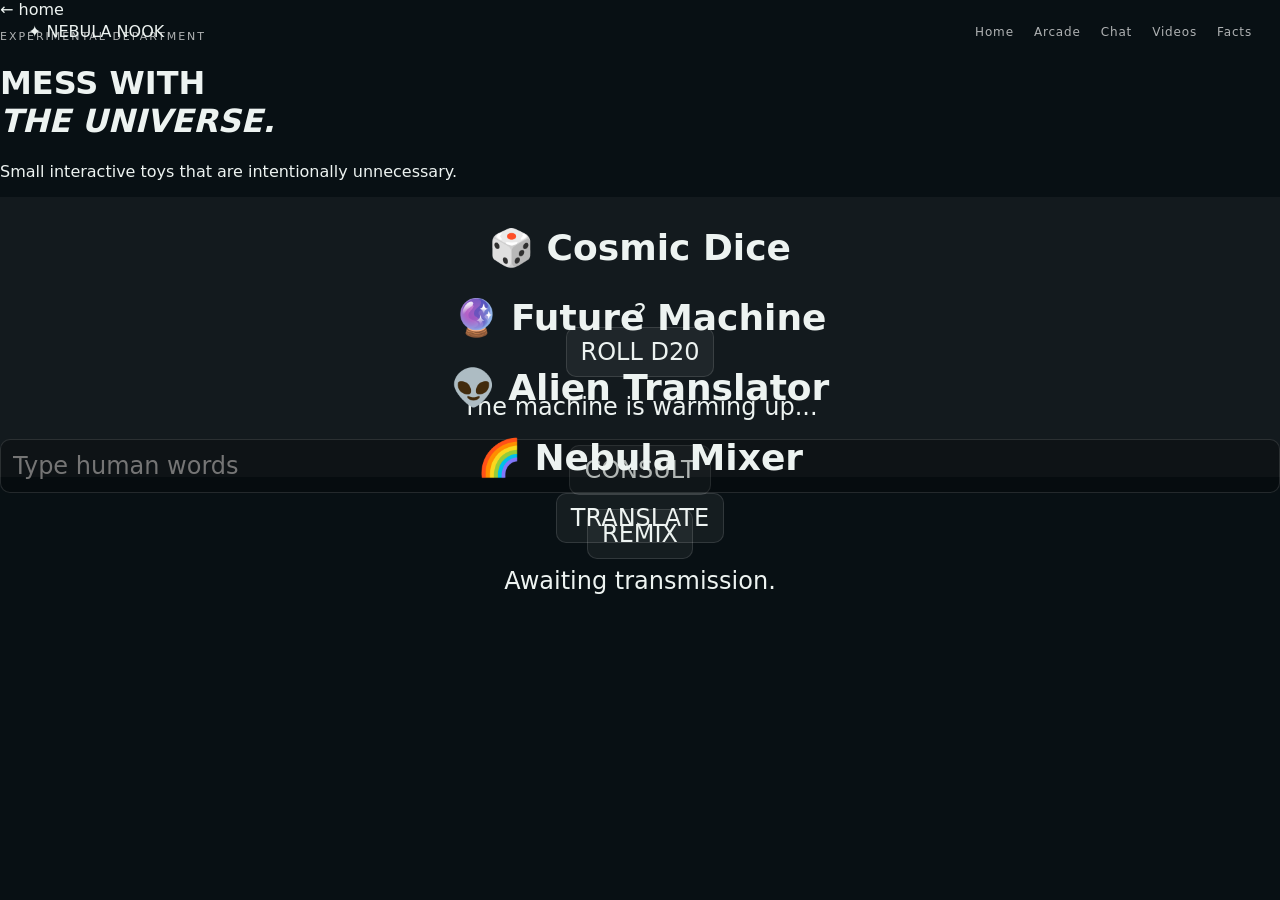
<file: lab.html>
<!doctype html><html lang="en"><head><meta charset="utf-8"><meta name="viewport" content="width=device-width,initial-scale=1"><title>Fun Lab</title><link rel="stylesheet" href="style.css"></head><body><div id="stars"></div><div class="aurora"></div><header class="topbar"><a class="logo" href="index.html"><span>✦</span> NEBULA NOOK</a><nav><a href="index.html">Home</a><a href="games.html">Arcade</a><a href="chat.html">Chat</a><a href="videos.html">Videos</a><a href="facts.html">Facts</a></nav></header><main class="portal-wrap"><div class="page-hero"><div><a class="back-link" href="index.html">← home</a><p class="eyebrow">EXPERIMENTAL DEPARTMENT</p><h1>MESS WITH<br><em>THE UNIVERSE.</em></h1><p>Small interactive toys that are intentionally unnecessary.</p></div></div><div class="lab-tools"><article class="card"><h2>🎲 Cosmic Dice</h2><div class="dice" id="d">?</div><button class="primary" onclick="d.textContent=Math.floor(Math.random()*20)+1">ROLL D20</button></article><article class="card"><h2>🔮 Future Machine</h2><p id="f">The machine is warming up...</p><button class="primary" onclick="f.textContent=F[Math.floor(Math.random()*F.length)]">CONSULT</button></article><article class="card"><h2>👽 Alien Translator</h2><input class="wide-input" id="i" placeholder="Type human words"><button class="primary" onclick="tr()">TRANSLATE</button><p id="o" class="alien-output">Awaiting transmission.</p></article><article class="card"><h2>🌈 Nebula Mixer</h2><div class="nebula-preview" id="n"></div><button class="primary" onclick="neb()">REMIX</button></article></div></main><script>const F=['A suspiciously good idea is approaching.','You will find a new favorite thing soon.','Your next snack will be unexpectedly excellent.','You are about to understand something that used to confuse you.'];function tr(){let s=i.value.trim();o.textContent=s?s.split(/\\s+/).map(x=>['ZA','QRI','VEX','NUI','TOR'][Math.floor(Math.random()*5)]+['KA','PO','MI','SHI'][Math.floor(Math.random()*4)]).join(' · '):'👽 TRANSMISSION EMPTY';}function neb(){let c=['#9b7cff','#56e7ff','#ff6fd8','#6fffb0','#ffe37a'];n.style.background=`radial-gradient(circle at 30% 40%,${c[Math.random()*c.length|0]},transparent 30%),radial-gradient(circle at 70% 60%,${c[Math.random()*c.length|0]},transparent 30%),#080b19`;}</script></body></html>
</file>
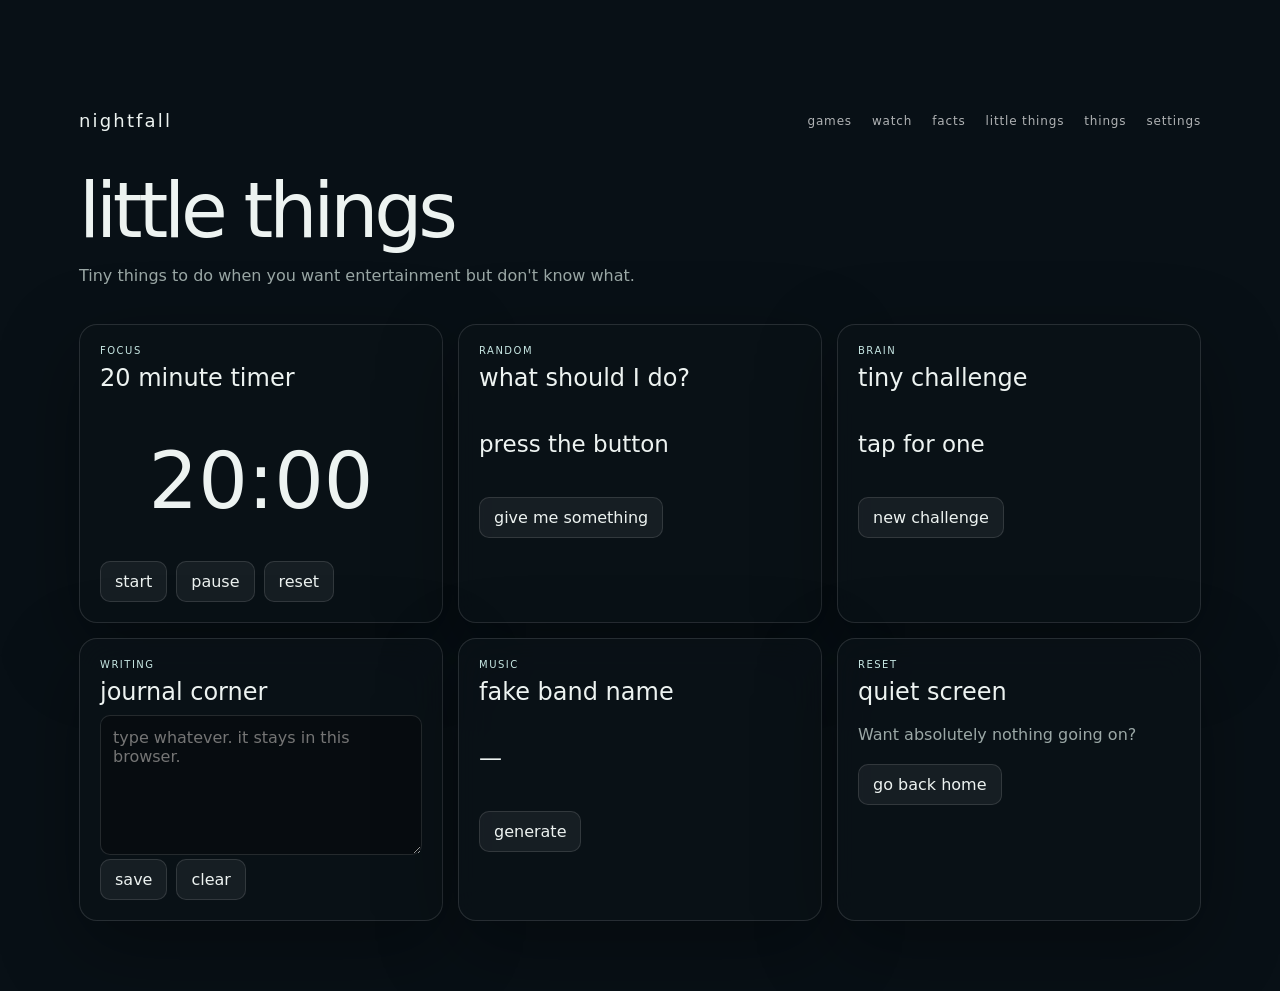
<file: little.html>
<!DOCTYPE html>
<html lang="en">
<head>
<meta charset="UTF-8">
<meta name="viewport" content="width=device-width,initial-scale=1">
<title>Nightfall · Little Things</title>
<link rel="stylesheet" href="style.css">
</head>

<body>

<div class="page">

<header class="topbar page-header">
<a class="brand" href="index.html">nightfall</a>

<nav>
<a href="games.html">games</a>
<a href="videos.html">watch</a>
<a href="facts.html">facts</a>
<a href="little.html">little things</a>
<a href="things.html">things</a>
<a href="settings.html">settings</a>
</nav>
</header>

<h1 class="page-title">little things</h1>

<p class="sub">
Tiny things to do when you want entertainment but don't know what.
</p>

<div class="grid">

<section class="panel">

<span class="tag">focus</span>

<h2>20 minute timer</h2>

<div class="timer" id="timer">
20:00
</div>

<div class="row">
<button id="startTimer">start</button>
<button id="pauseTimer">pause</button>
<button id="resetTimer">reset</button>
</div>

</section>


<section class="panel">

<span class="tag">random</span>

<h2>what should I do?</h2>

<div
id="doResult"
class="tool-result">
press the button
</div>

<button id="doBtn">
give me something
</button>

</section>


<section class="panel">

<span class="tag">brain</span>

<h2>tiny challenge</h2>

<div
id="challenge"
class="tool-result">
tap for one
</div>

<button id="challengeBtn">
new challenge
</button>

</section>


<section class="panel">

<span class="tag">writing</span>

<h2>journal corner</h2>

<textarea
id="journal"
placeholder="type whatever. it stays in this browser."></textarea>

<div class="row">

<button id="saveJournal">
save
</button>

<button id="clearJournal">
clear
</button>

<span id="saved" class="tiny"></span>

</div>

</section>


<section class="panel">

<span class="tag">music</span>

<h2>fake band name</h2>

<div id="band" class="tool-result">
—
</div>

<button id="bandBtn">
generate
</button>

</section>


<section class="panel">

<span class="tag">reset</span>

<h2>quiet screen</h2>

<p>
Want absolutely nothing going on?
</p>

<button onclick="location.href='index.html'">
go back home
</button>

</section>

</div>
</div>

<script src="script.js"></script>

<script>

let seconds=1200;
let timer=null;

function drawTimer(){

const minutes =
Math.floor(seconds/60);

const remaining =
seconds%60;

document.getElementById(
"timer"
).textContent =
String(minutes).padStart(2,"0")
+
":"
+
String(remaining).padStart(2,"0");

}

document.getElementById(
"startTimer"
).onclick=()=>{

if(timer)return;

timer=setInterval(()=>{

seconds--;

drawTimer();

if(seconds<=0){

clearInterval(timer);
timer=null;
seconds=0;

}

},1000);

};

document.getElementById(
"pauseTimer"
).onclick=()=>{

clearInterval(timer);
timer=null;

};

document.getElementById(
"resetTimer"
).onclick=()=>{

clearInterval(timer);
timer=null;

seconds=1200;

drawTimer();

};

drawTimer();


/* RANDOM */

const ideas=[

"make a playlist for a movie that doesn't exist",

"rearrange your phone home screen",

"design the worst logo imaginable",

"learn one fact from the fact shelf",

"try a game until you beat your score",

"write a three-line story",

"take a photo of something ordinary that looks cool",

"make a tiny moodboard",

"pick one color and find five things around you",

"invent a fake café menu",

"draw something without lifting your pen",

"open your notes app and finish an abandoned idea",

"make a fictional album cover",

"write a movie title and absolutely nothing else",

"organize one tiny corner of your room",

"make a list of ten things you genuinely like",

"create a fake holiday",

"give a random object a dramatic backstory",

"make a five-song rainy-day playlist",

"try the arcade"

];

document.getElementById(
"doBtn"
).onclick=()=>{

document.getElementById(
"doResult"
).textContent =
ideas[
Math.floor(Math.random()*ideas.length)
];

};


/* CHALLENGES */

const challenges=[

"Name 8 animals in 15 seconds.",

"Think of 5 words that rhyme with night.",

"Count backwards from 40 by 3s.",

"Name 6 countries.",

"Find something nearby beginning with M.",

"Write a sentence where every word starts with S.",

"Remember everything you ate yesterday in order.",

"Name 5 naturally blue things.",

"Invent a six-word movie title.",

"List 10 things that are colder than a fridge.",

"Name 7 fictional characters.",

"Think of 5 things you could put in a backpack.",

"Name 8 things that make a sound.",

"Make a sentence using exactly 7 words.",

"Name 5 things you'd see at night."

];

document.getElementById(
"challengeBtn"
).onclick=()=>{

document.getElementById(
"challenge"
).textContent =
challenges[
Math.floor(
Math.random()*challenges.length
)
];

};


/* BAND NAME */

const first=[
"midnight",
"paper",
"silver",
"quiet",
"neon",
"winter",
"velvet",
"static",
"moon",
"glass",
"electric",
"soft",
"blue",
"after",
"north"
];

const second=[
"hotel",
"garden",
"signal",
"parade",
"radio",
"room",
"theory",
"club",
"memory",
"station",
"weather",
"cinema",
"archive",
"summer",
"street"
];

document.getElementById(
"bandBtn"
).onclick=()=>{

document.getElementById(
"band"
).textContent =

first[
Math.floor(Math.random()*first.length)
]
+
" "
+
second[
Math.floor(Math.random()*second.length)
];

};


/* JOURNAL */

const journal =
document.getElementById("journal");

journal.value =
localStorage.getItem("nightfallJournal") || "";

document.getElementById(
"saveJournal"
).onclick=()=>{

localStorage.setItem(
"nightfallJournal",
journal.value
);

document.getElementById(
"saved"
).textContent="saved locally ✦";

};

document.getElementById(
"clearJournal"
).onclick=()=>{

journal.value="";

localStorage.removeItem(
"nightfallJournal"
);

};

</script>

</body>
</html>
</file>
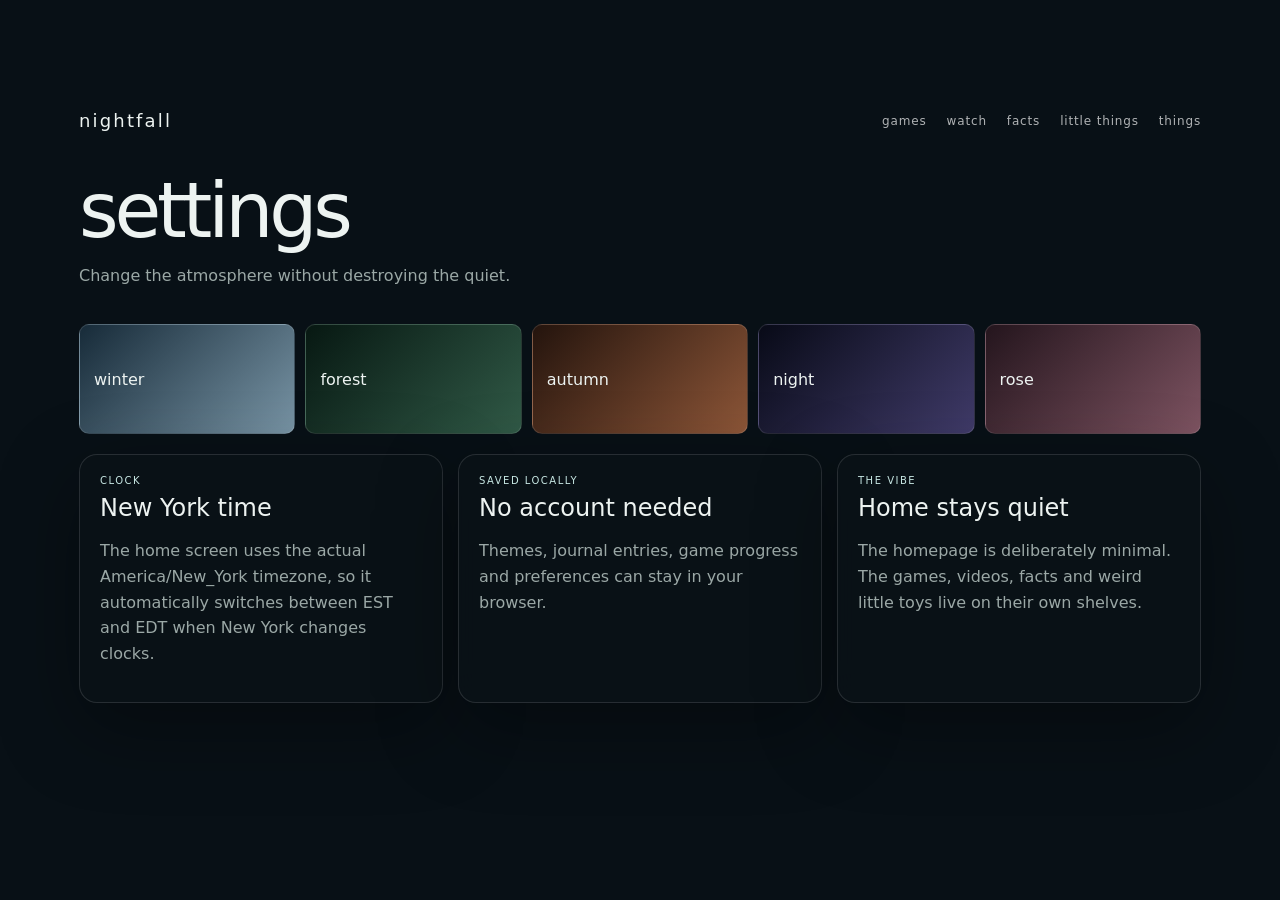
<file: settings.html>
<!DOCTYPE html>
<html lang="en">

<head>

<meta charset="UTF-8">

<meta
name="viewport"
content="width=device-width,initial-scale=1">

<title>Nightfall · Settings</title>

<link rel="stylesheet" href="style.css">

</head>

<body>

<div class="page">

<header class="topbar page-header">

<a class="brand" href="index.html">
nightfall
</a>

<nav>

<a href="games.html">games</a>
<a href="videos.html">watch</a>
<a href="facts.html">facts</a>
<a href="little.html">little things</a>
<a href="things.html">things</a>

</nav>

</header>


<h1 class="page-title">
settings
</h1>

<p class="sub">
Change the atmosphere without destroying the quiet.
</p>


<div class="theme-grid">

<button
class="theme winter"
data-theme="winter">

<span>winter</span>

</button>


<button
class="theme forest"
data-theme="forest">

<span>forest</span>

</button>


<button
class="theme autumn"
data-theme="autumn">

<span>autumn</span>

</button>


<button
class="theme night"
data-theme="night">

<span>night</span>

</button>


<button
class="theme rose"
data-theme="rose">

<span>rose</span>

</button>

</div>


<div
class="grid"
style="margin-top:20px"
>


<section class="panel">

<span class="tag">
clock
</span>

<h2>
New York time
</h2>

<p>
The home screen uses the actual
America/New_York timezone, so it
automatically switches between EST
and EDT when New York changes clocks.
</p>

</section>


<section class="panel">

<span class="tag">
saved locally
</span>

<h2>
No account needed
</h2>

<p>
Themes, journal entries, game progress
and preferences can stay in your browser.
</p>

</section>


<section class="panel">

<span class="tag">
the vibe
</span>

<h2>
Home stays quiet
</h2>

<p>
The homepage is deliberately minimal.
The games, videos, facts and weird little
toys live on their own shelves.
</p>

</section>


</div>

</div>

<script src="script.js"></script>

</body>
</html>
</file>
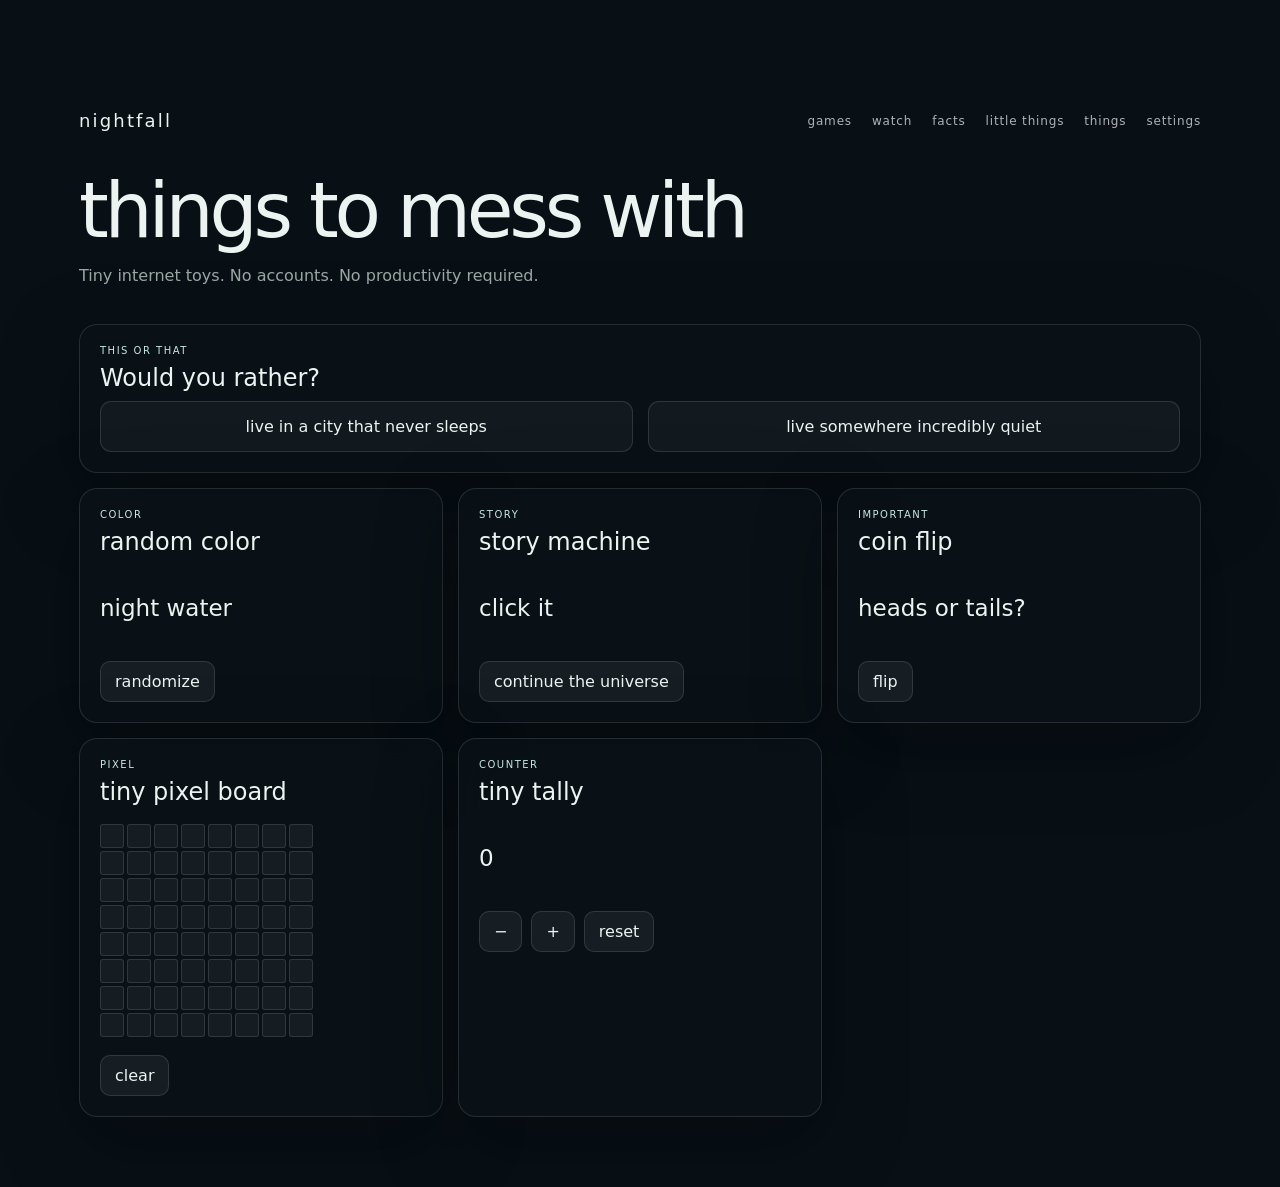
<file: things.html>
<!DOCTYPE html>
<html lang="en">
<head>
<meta charset="UTF-8">
<meta name="viewport" content="width=device-width,initial-scale=1">
<title>Nightfall · Things</title>
<link rel="stylesheet" href="style.css">
</head>

<body>

<div class="page">

<header class="topbar page-header">

<a class="brand" href="index.html">nightfall</a>

<nav>
<a href="games.html">games</a>
<a href="videos.html">watch</a>
<a href="facts.html">facts</a>
<a href="little.html">little things</a>
<a href="things.html">things</a>
<a href="settings.html">settings</a>
</nav>

</header>

<h1 class="page-title">things to mess with</h1>

<p class="sub">
Tiny internet toys. No accounts. No productivity required.
</p>

<div class="grid">


<section class="panel full">

<span class="tag">this or that</span>

<h2>Would you rather?</h2>

<div id="choices" class="grid two"></div>

</section>


<section class="panel">

<span class="tag">color</span>

<h2>random color</h2>

<div
id="colorName"
class="tool-result">
night water
</div>

<button id="randomColor">
randomize
</button>

</section>


<section class="panel">

<span class="tag">story</span>

<h2>story machine</h2>

<div
id="story"
class="tool-result">
click it
</div>

<button id="storyBtn">
continue the universe
</button>

</section>


<section class="panel">

<span class="tag">important</span>

<h2>coin flip</h2>

<div
id="coin"
class="tool-result">
heads or tails?
</div>

<button id="flip">
flip
</button>

</section>


<section class="panel">

<span class="tag">pixel</span>

<h2>tiny pixel board</h2>

<div
id="pixels"
style="
display:grid;
grid-template-columns:repeat(8,24px);
gap:3px;
margin:18px 0;
"></div>

<button id="clearPixels">
clear
</button>

</section>


<section class="panel">

<span class="tag">counter</span>

<h2>tiny tally</h2>

<div
id="count"
class="tool-result">
0
</div>

<div class="row">

<button id="minus">−</button>

<button id="plus">+</button>

<button id="zero">reset</button>

</div>

</section>


</div>

</div>

<script src="script.js"></script>

<script>

/* WOULD YOU RATHER */

const questions=[

[
"stay up late with a perfect playlist",
"wake up early with perfect weather"
],

[
"have a tiny room with a perfect view",
"have a huge room with no windows"
],

[
"pause time for 10 minutes",
"rewind one moment every day"
],

[
"always know what time it is",
"always know what day it is"
],

[
"live beside a forest",
"live beside the ocean"
],

[
"have unlimited books",
"have unlimited movies"
],

[
"be famous for one weird skill",
"be anonymous but insanely talented"
],

[
"only listen to one genre forever",
"never hear the same song twice"
],

[
"have a room that changes with the weather",
"have a room that changes with your mood"
],

[
"visit space",
"visit the deepest ocean"
],

[
"have perfect memory",
"have perfect imagination"
],

[
"live in a city that never sleeps",
"live somewhere incredibly quiet"
]

];

function newQuestion(){

const question =
questions[
Math.floor(
Math.random()*questions.length
)
];

const box =
document.getElementById("choices");

box.innerHTML="";

question.forEach(choice=>{

const button =
document.createElement("button");

button.className="choice";

button.textContent=choice;

button.onclick=()=>{

box.querySelectorAll("button")
.forEach(x=>{
x.style.opacity=".35";
});

button.style.opacity="1";

};

box.appendChild(button);

});

}

newQuestion();

document
.getElementById("choices")
.addEventListener(
"dblclick",
newQuestion
);


/* STORY */

const storyA=[

"At 2:17 a.m.",
"On a Tuesday",
"Under a streetlight",
"Inside an empty cinema",
"At the edge of the forest",
"On the last train",
"During the first snowfall",
"At the very end of summer"

];

const storyB=[

"someone found a door",
"the vending machine blinked twice",
"a radio started playing",
"the moon looked different",
"a cat knew the answer",
"the elevator stopped",
"every clock showed the same time",
"someone left a note"

];

document.getElementById(
"storyBtn"
).onclick=()=>{

document.getElementById(
"story"
).textContent =

storyA[
Math.floor(Math.random()*storyA.length)
]
+
" "
+
storyB[
Math.floor(Math.random()*storyB.length)
]
+
".";

};


/* COIN */

document.getElementById(
"flip"
).onclick=()=>{

document.getElementById(
"coin"
).textContent =
Math.random()<.5
? "heads"
: "tails";

};


/* COUNTER */

let count=0;

function drawCount(){

document.getElementById(
"count"
).textContent=count;

}

document.getElementById(
"plus"
).onclick=()=>{
count++;
drawCount();
};

document.getElementById(
"minus"
).onclick=()=>{
count--;
drawCount();
};

document.getElementById(
"zero"
).onclick=()=>{
count=0;
drawCount();
};


/* PIXEL ART */

const pixels =
document.getElementById("pixels");

for(let i=0;i<64;i++){

const pixel =
document.createElement("button");

pixel.style.width="24px";
pixel.style.height="24px";
pixel.style.padding="0";
pixel.style.borderRadius="3px";

pixel.style.background=
"rgba(255,255,255,.05)";

pixel.onclick=()=>{

if(
pixel.dataset.on === "true"
){

pixel.style.background=
"rgba(255,255,255,.05)";

pixel.dataset.on="false";

}else{

pixel.style.background=
"#c7e7e3";

pixel.dataset.on="true";

}

};

pixels.appendChild(pixel);

}

document.getElementById(
"clearPixels"
).onclick=()=>{

pixels
.querySelectorAll("button")
.forEach(pixel=>{

pixel.style.background=
"rgba(255,255,255,.05)";

pixel.dataset.on="false";

});

};


/* COLOR */

const colors=[

["#9ab8b5","night water"],
["#9aabc8","blue dusk"],
["#c1a08b","old library"],
["#8ca58f","pine after rain"],
["#a18bb9","violet hour"],
["#d0b38f","warm paper"],
["#718c9b","storm window"],
["#b98e9e","quiet rose"]

];

document.getElementById(
"randomColor"
).onclick=()=>{

const item =
colors[
Math.floor(
Math.random()*colors.length
)
];

document.getElementById(
"colorName"
).textContent =
item[1];

};

</script>

</body>
</html>
</file>
<file: style.css>
:root {
  --bg: #081014;
  --panel: rgba(11, 19, 24, .78);
  --panel-soft: rgba(255,255,255,.055);
  --text: #edf3f1;
  --muted: #9ba8a6;
  --line: rgba(255,255,255,.12);
  --accent: #c7e7e3;
  --shadow: 0 25px 80px rgba(0,0,0,.35);
}

* {
  box-sizing: border-box;
}

html {
  scroll-behavior: smooth;
}

body {
  margin: 0;
  min-height: 100vh;
  background: var(--bg);
  color: var(--text);
  font-family:
    Inter,
    ui-sans-serif,
    system-ui,
    -apple-system,
    BlinkMacSystemFont,
    "Segoe UI",
    sans-serif;
}

a {
  color: inherit;
  text-decoration: none;
}

button,
input,
textarea {
  font: inherit;
}

button,
.btn {
  border: 1px solid var(--line);
  background: rgba(255,255,255,.055);
  color: var(--text);
  border-radius: 10px;
  padding: 10px 14px;
  cursor: pointer;
  transition: .2s ease;
}

button:hover,
.btn:hover {
  background: rgba(255,255,255,.11);
  transform: translateY(-1px);
}

input,
textarea {
  width: 100%;
  border: 1px solid var(--line);
  background: rgba(0,0,0,.25);
  color: var(--text);
  border-radius: 10px;
  padding: 12px;
  outline: none;
}

textarea {
  min-height: 140px;
  resize: vertical;
}

/* ---------------- HOME ---------------- */

.home {
  overflow: hidden;
}

.scene {
  position: fixed;
  inset: 0;
  background:
    url("https://images.unsplash.com/photo-1511497584788-876760111969?auto=format&fit=crop&w=2200&q=90")
    center / cover;
  transition: background-image .7s ease;
}

.shade {
  position: fixed;
  inset: 0;
  background:
    linear-gradient(
      90deg,
      rgba(0,0,0,.22),
      rgba(0,0,0,.05) 55%,
      rgba(0,0,0,.5)
    ),
    linear-gradient(
      0deg,
      rgba(0,0,0,.55),
      transparent 50%
    );
}

.topbar {
  position: fixed;
  z-index: 10;
  top: 0;
  left: 0;
  right: 0;
  padding: 22px 28px;
  display: flex;
  justify-content: space-between;
  align-items: center;
}

.brand {
  font-size: 18px;
  letter-spacing: .12em;
}

.topbar nav {
  display: flex;
  gap: 20px;
  flex-wrap: wrap;
  justify-content: flex-end;
}

.topbar nav a {
  font-size: 12px;
  color: rgba(255,255,255,.68);
  letter-spacing: .07em;
}

.topbar nav a:hover {
  color: white;
}

.home-main {
  position: relative;
  z-index: 2;
  min-height: 100vh;
}

.clock-wrap {
  position: absolute;
  right: 5vw;
  bottom: 9vh;
  text-align: right;
}

.eyebrow {
  font-size: 11px;
  letter-spacing: .18em;
  color: rgba(255,255,255,.68);
  margin-bottom: 9px;
}

.clock {
  font-size: clamp(75px, 12vw, 180px);
  font-weight: 300;
  letter-spacing: -.06em;
  line-height: .88;
  text-shadow: 0 5px 35px rgba(0,0,0,.6);
}

.date {
  font-size: 14px;
  color: rgba(255,255,255,.78);
  margin-top: 18px;
  letter-spacing: .06em;
}

.now-playing {
  position: absolute;
  left: 4vw;
  bottom: 7vh;

  display: flex;
  align-items: center;
  gap: 12px;
}

.now-playing .dot {
  width: 7px;
  height: 7px;
  border-radius: 50%;
  background: #dcefe9;
  box-shadow: 0 0 18px #dcefe9;
}

.now-playing strong {
  display: block;
  font-size: 12px;
  font-weight: 500;
}

.now-playing small {
  display: block;
  margin-top: 3px;
  font-size: 11px;
  color: rgba(255,255,255,.58);
}

.scene-btn {
  position: fixed;
  right: 25px;
  bottom: 24px;
  z-index: 20;

  width: 38px;
  height: 38px;
  padding: 0;

  border-radius: 50%;
  background: rgba(0,0,0,.3);
  backdrop-filter: blur(10px);

  font-size: 18px;
}

/* ---------------- NORMAL PAGES ---------------- */

.page {
  max-width: 1250px;
  margin: auto;
  padding: 110px 5vw 70px;
}

.page-header {
  position: static;
  padding: 0 0 35px;
}

.page-title {
  font-size: clamp(42px, 6vw, 76px);
  font-weight: 350;
  letter-spacing: -.055em;
  margin: 0 0 8px;
}

.sub {
  max-width: 700px;
  color: var(--muted);
  line-height: 1.65;
  margin: 0 0 35px;
}

.grid {
  display: grid;
  grid-template-columns: repeat(3, 1fr);
  gap: 15px;
}

.grid.two {
  grid-template-columns: repeat(2, 1fr);
}

.full {
  grid-column: 1 / -1;
}

.panel {
  background: var(--panel);
  border: 1px solid var(--line);
  border-radius: 18px;
  padding: 20px;
  box-shadow: var(--shadow);
  backdrop-filter: blur(18px);
}

.panel h2,
.panel h3 {
  margin: 0 0 9px;
  font-weight: 500;
}

.panel p {
  color: var(--muted);
  line-height: 1.6;
}

.tag {
  display: block;
  margin-bottom: 8px;
  font-size: 10px;
  color: var(--accent);
  letter-spacing: .15em;
  text-transform: uppercase;
}

.row {
  display: flex;
  gap: 9px;
  flex-wrap: wrap;
  align-items: center;
}

.tiny {
  font-size: 12px;
  color: var(--muted);
}

/* ---------------- GAMES ---------------- */

.game-tabs {
  display: flex;
  gap: 8px;
  overflow-x: auto;
  margin-bottom: 18px;
  padding-bottom: 5px;
}

.game-tabs button.active {
  background: rgba(220,240,235,.12);
  border-color: rgba(220,240,235,.35);
}

.game {
  display: none;
}

.game.active {
  display: block;
}

.scorebar {
  display: flex;
  justify-content: space-between;
  align-items: center;
  color: var(--muted);
  font-size: 13px;
  margin-bottom: 15px;
}

.game-stage {
  min-height: 430px;
  overflow: hidden;
  border-radius: 16px;
  border: 1px solid var(--line);
  background: #071014;
}

.canvas-wrap {
  display: grid;
  place-items: center;
}

canvas {
  max-width: 100%;
  touch-action: none;
}

/* 2048 */

#board2048 {
  max-width: 440px;
  margin: 30px auto;
  padding: 8px;

  display: grid;
  grid-template-columns: repeat(4,1fr);
  gap: 8px;
}

.tile {
  aspect-ratio: 1;
  border-radius: 10px;
  background: rgba(255,255,255,.055);

  display: grid;
  place-items: center;

  font-size: 27px;
  font-weight: 600;
}

/* word game */

.words {
  display: grid;
  grid-template-columns: repeat(5, 55px);
  gap: 7px;
  justify-content: center;
  margin: 30px auto;
}

.letter {
  width: 55px;
  height: 55px;

  display: grid;
  place-items: center;

  border: 1px solid var(--line);
  border-radius: 8px;

  font-weight: 700;
}

/* memory */

.memory {
  display: grid;
  grid-template-columns: repeat(4, 70px);
  gap: 10px;
  justify-content: center;
  padding: 25px;
}

.card {
  height: 70px;
  padding: 0;

  display: grid;
  place-items: center;

  background: rgba(255,255,255,.045);
  font-size: 24px;
}

/* ---------------- FACTS ---------------- */

.fact {
  min-height: 170px;
}

.fact-number {
  font-size: 10px;
  color: var(--accent);
  letter-spacing: .15em;
}

.fact p {
  font-size: 17px;
  color: #dbe3e1;
}

/* ---------------- VIDEOS ---------------- */

.video-grid {
  display: grid;
  grid-template-columns: repeat(3,1fr);
  gap: 15px;
}

.video-card {
  overflow: hidden;
  border: 1px solid var(--line);
  border-radius: 15px;
  background: rgba(255,255,255,.04);
}

.video-card img {
  width: 100%;
  aspect-ratio: 16 / 9;
  object-fit: cover;
  display: block;
}

.video-body {
  padding: 15px;
}

.video-card h3 {
  margin: 0 0 7px;
  font-size: 15px;
}

.video-card p {
  margin: 0 0 12px;
  color: var(--muted);
  font-size: 12px;
}

.watch {
  color: var(--accent);
  font-size: 12px;
}

/* ---------------- LITTLE THINGS ---------------- */

.timer {
  text-align: center;
  padding: 35px 0;
  font-size: 78px;
  font-variant-numeric: tabular-nums;
}

.tool-result {
  min-height: 65px;
  display: flex;
  align-items: center;

  font-size: 23px;
  line-height: 1.3;
  margin: 20px 0;
}

/* ---------------- THINGS ---------------- */

.choice {
  padding: 15px;
  border: 1px solid var(--line);
  border-radius: 11px;
  background: rgba(255,255,255,.04);
  cursor: pointer;
  transition: .2s;
}

.choice:hover {
  background: rgba(255,255,255,.09);
}

/* ---------------- SETTINGS ---------------- */

.theme-grid {
  display: grid;
  grid-template-columns: repeat(5,1fr);
  gap: 10px;
}

.theme {
  position: relative;
  height: 110px;
  text-align: left;
  overflow: hidden;
}

.theme span {
  position: relative;
  z-index: 2;
}

.theme.winter {
  background: linear-gradient(135deg,#172b39,#7894a5);
}

.theme.forest {
  background: linear-gradient(135deg,#071812,#315a47);
}

.theme.autumn {
  background: linear-gradient(135deg,#24140d,#8d5638);
}

.theme.night {
  background: linear-gradient(135deg,#080a17,#403b69);
}

.theme.rose {
  background: linear-gradient(135deg,#24151d,#7d5361);
}

/* themes */

html[data-theme="winter"] {
  --bg:#081016;
  --accent:#c7e7e3;
}

html[data-theme="forest"] {
  --bg:#07110d;
  --accent:#b8d8c3;
}

html[data-theme="autumn"] {
  --bg:#160d09;
  --accent:#e5c0a1;
}

html[data-theme="night"] {
  --bg:#090a15;
  --accent:#c7c4ef;
}

html[data-theme="rose"] {
  --bg:#170d13;
  --accent:#e8c2cf;
}

/* ---------------- MOBILE ---------------- */

@media(max-width:850px) {
  .grid,
  .video-grid {
    grid-template-columns: repeat(2,1fr);
  }

  .theme-grid {
    grid-template-columns: repeat(2,1fr);
  }

  .topbar {
    align-items: flex-start;
  }

  .topbar nav {
    gap: 10px;
  }
}

@media(max-width:560px) {
  .grid,
  .grid.two,
  .video-grid {
    grid-template-columns: 1fr;
  }

  .page {
    padding: 100px 18px 50px;
  }

  .topbar {
    padding: 17px;
  }

  .clock {
    font-size: 72px;
  }

  .clock-wrap {
    right: 6vw;
    bottom: 17vh;
  }

  .words {
    grid-template-columns: repeat(5,48px);
  }

  .letter {
    width: 48px;
    height: 48px;
  }
}
</file>
